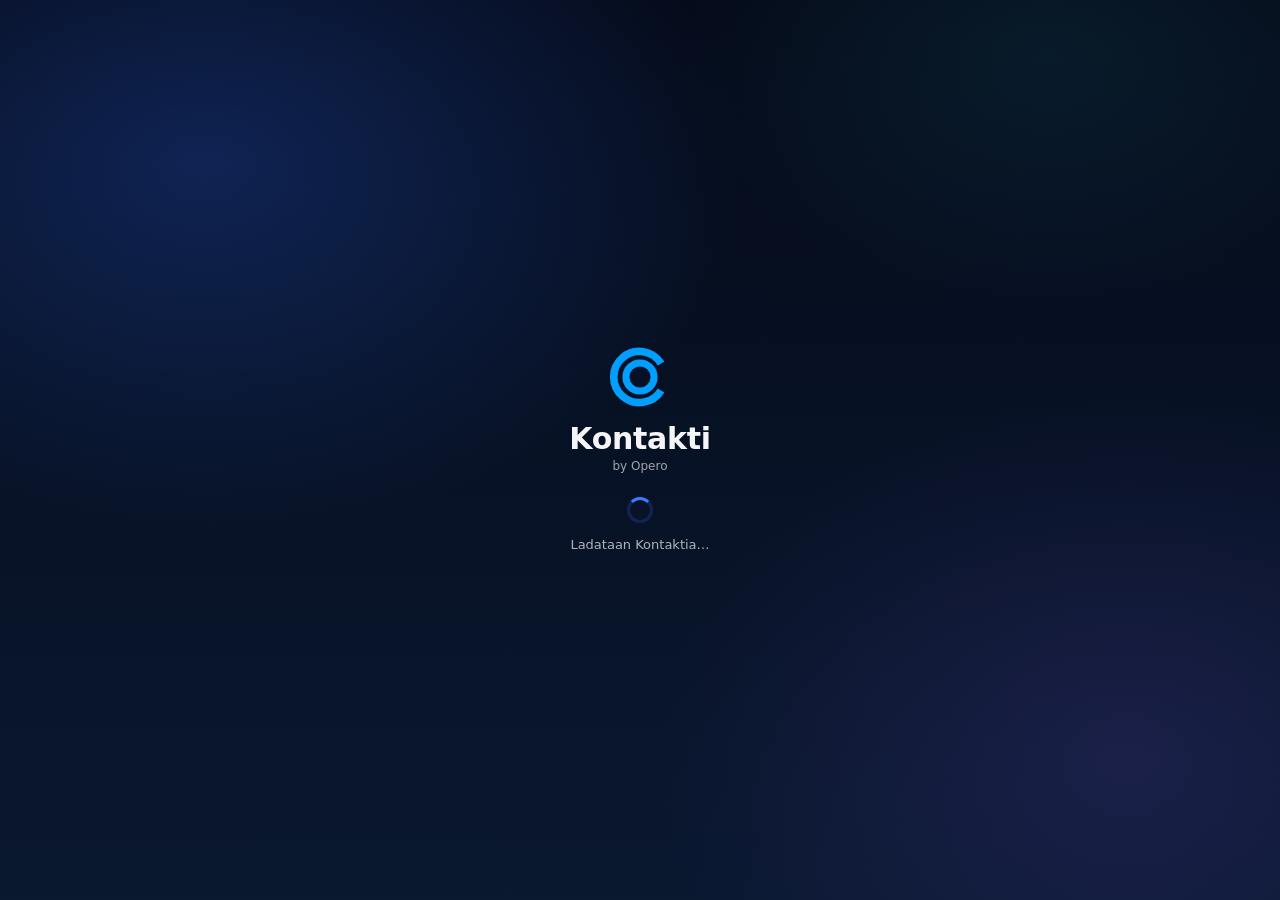
<file: index.html>
<!doctype html>
<html lang="fi">
<head>
  <meta charset="utf-8">
  <meta name="viewport" content="width=device-width,initial-scale=1,viewport-fit=cover">
  <meta name="theme-color" content="#071226">
  <meta http-equiv="refresh" content="0; url=./cloud-ui-v2.html">
  <title>Kontakti</title>
  <script>location.replace('./cloud-ui-v2.html');</script>
<link rel="icon" href="assets/brand/favicon.ico?v=20261015-co3" sizes="16x16 32x32 48x48"><link rel="icon" href="assets/brand/mark.svg?v=20261015-co3" type="image/svg+xml" sizes="any"><link rel="apple-touch-icon" href="assets/brand/icon-180.png?v=20261015-co3"></head>
<body style="margin:0;background:#071226;color:#eef4ff;font-family:system-ui,-apple-system,Segoe UI,Roboto,sans-serif;display:grid;place-items:center;min-height:100vh">
  <div>Avataan Kontakti… <a href="./cloud-ui-v2.html" style="color:#6ea8ff">avaa tästä</a></div>
</body>
</html>
</file>
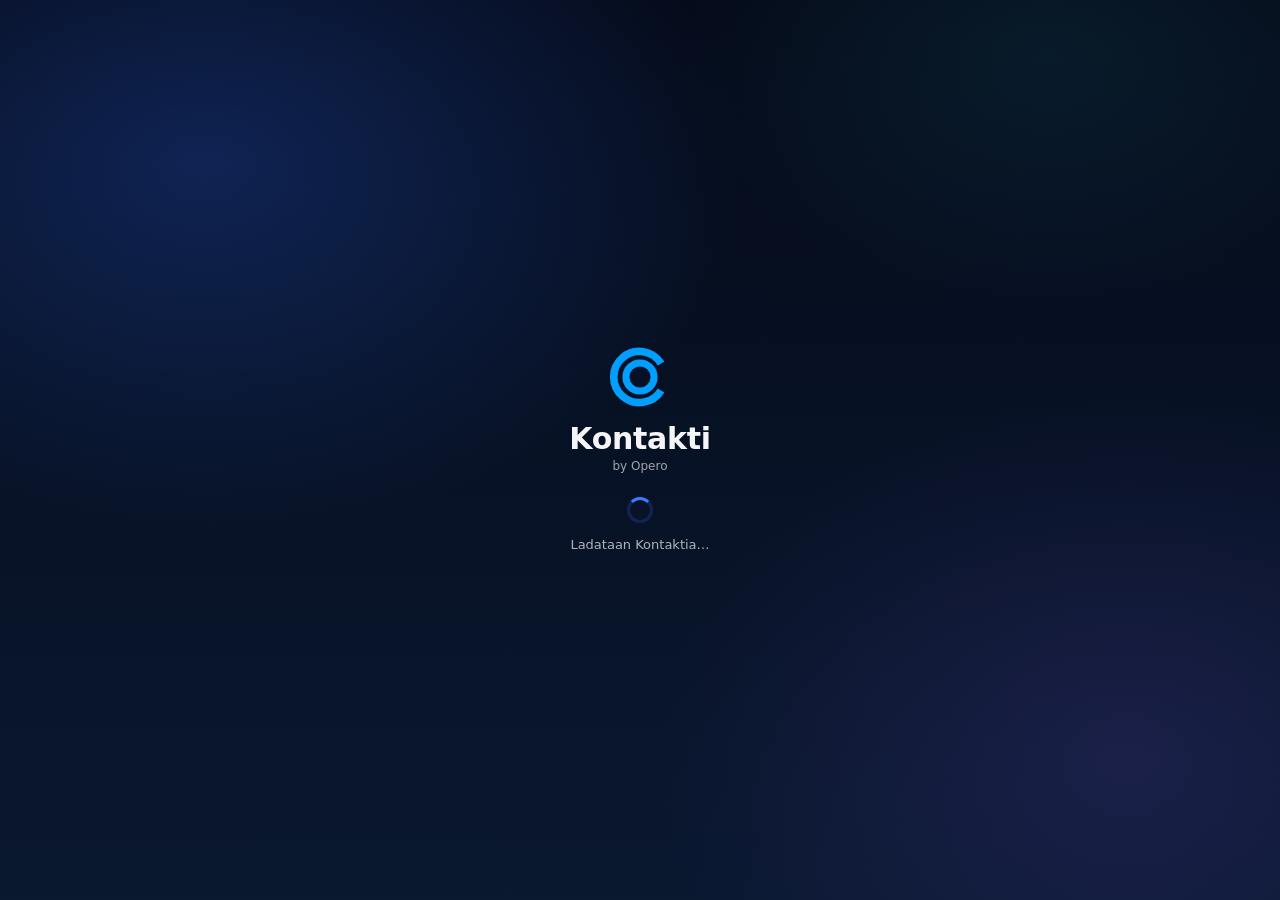
<file: cloud-ui-v2.html>
<!doctype html>
<html lang="fi" data-theme="dark">
<head>
<meta charset="utf-8">
<meta name="viewport" content="width=device-width,initial-scale=1,viewport-fit=cover">
<meta name="theme-color" content="#071226">
<title>Kontakti Mobile</title>
<link rel="stylesheet" href="./ajo-kulut.css">
<style>
:root{
  --bg0:#071226;--bg1:#091a35;--solid:#0a1731;--panel:rgba(255,255,255,.045);--stroke:rgba(255,255,255,.13);
  --text:rgba(255,255,255,.95);--muted:rgba(255,255,255,.62);--tint:255,255,255;
  --ok-rgb:38,208,124;--danger-rgb:255,92,108;--warn-rgb:255,204,102;--amber-rgb:255,159,67;--brand-rgb:45,107,255;--prio-rgb:167,139,250;
  --call-bg:#178a51;--call-bg-active:#127543;
  --shadow:0 12px 32px rgba(0,0,0,.30);
  --sans:system-ui,-apple-system,"Segoe UI",Roboto,Helvetica,Arial,sans-serif;
}
:root[data-theme="light"]{
  --bg0:#eef2fa;--bg1:#e3eaf6;--solid:#e8eef8;--panel:rgba(24,46,90,.045);--stroke:rgba(24,46,90,.15);
  --text:rgba(16,26,46,.94);--muted:rgba(30,46,76,.62);--tint:24,46,90;
  --ok-rgb:18,150,88;--danger-rgb:210,50,70;--warn-rgb:176,112,20;--amber-rgb:196,110,20;--brand-rgb:37,99,235;--prio-rgb:124,58,237;
  --shadow:0 12px 32px rgba(30,50,90,.10);
}
*{box-sizing:border-box;-webkit-tap-highlight-color:transparent}
html,body{min-height:100%}
body{margin:0;font-family:var(--sans);color:var(--text);font-weight:400;
  background:radial-gradient(700px 480px at 20% 0%, rgba(var(--brand-rgb),.16), transparent 60%),linear-gradient(180deg,var(--bg0),var(--bg1));
  background-attachment:fixed;min-height:100dvh}
body.detail-open{overflow:hidden}
button{font-family:inherit}
.app{max-width:520px;margin:0 auto;padding:0 12px calc(24px + env(safe-area-inset-bottom))}

/* Header */
.hdr{display:flex;align-items:center;justify-content:space-between;gap:10px;padding:12px 0 8px}
.brand{display:flex;align-items:center;gap:9px;min-width:0}
.brand img{width:34px;height:34px;flex:0 0 34px;display:block}
.brand-name{font-size:19px;font-weight:620;line-height:1.1}
.brand-sub{font-size:11.5px;color:var(--muted);margin-top:1px}
.hdr-actions{display:flex;align-items:center;gap:2px}
.lang{appearance:none;background:none;border:none;cursor:pointer;min-width:36px;min-height:44px;padding:0 6px;display:inline-flex;align-items:center;justify-content:center;opacity:.42;border-radius:10px;transition:opacity .15s ease}
.lang svg{width:22px;height:15px;display:block;border-radius:2px;box-shadow:0 0 0 1px rgba(var(--tint),.18)}
.lang.active{opacity:1}
.lang:active{background:rgba(var(--tint),.06)}
.icon-btn{appearance:none;border:1px solid var(--stroke);background:rgba(var(--tint),.04);color:var(--text);border-radius:12px;width:44px;height:44px;flex:0 0 44px;display:inline-flex;align-items:center;justify-content:center;font-size:18px;cursor:pointer;margin-left:4px}
.icon-btn:active{background:rgba(var(--tint),.09)}
.icon-btn.spin span{display:inline-block;animation:spin .9s linear infinite}
@keyframes spin{to{transform:rotate(360deg)}}

/* Sticky controls */
.controls{position:sticky;top:0;z-index:10;margin:0 -12px;padding:6px 12px 8px;background:var(--bg0);border-bottom:1px solid var(--stroke)}
.controls::before{content:"";position:absolute;inset:0;background:var(--bg0);opacity:.88;z-index:-1}
.tabs{display:grid;grid-template-columns:1fr 1fr;gap:8px}
.tab{appearance:none;border:1px solid var(--stroke);background:rgba(var(--tint),.03);color:var(--muted);border-radius:13px;min-height:44px;padding:0 10px;font-size:14.5px;font-weight:540;cursor:pointer;display:flex;align-items:center;justify-content:center;gap:7px}
.tab.active{color:var(--text);background:rgba(var(--brand-rgb),.15);border-color:rgba(var(--brand-rgb),.45)}
.tab .count{font-size:11.5px;font-weight:550;min-width:22px;padding:1px 7px;border-radius:999px;background:rgba(var(--tint),.08);color:var(--text)}
.tab .count:empty{display:none}
.cust-controls{margin-top:8px}
.cust-controls[hidden]{display:none}
.search{position:relative}
.search input{width:100%;min-height:44px;border-radius:999px;border:1px solid var(--stroke);background:rgba(var(--tint),.05);color:var(--text);padding:0 40px 0 16px;font-size:16px;outline:none;font-family:inherit;-webkit-appearance:none;appearance:none}
.search input::placeholder{color:var(--muted)}
.search input:focus{border-color:rgba(var(--brand-rgb),.6)}
.search input::-webkit-search-cancel-button{display:none}
.search-clear{position:absolute;right:2px;top:0;width:44px;height:44px;border:none;background:none;color:var(--muted);font-size:20px;cursor:pointer}
.search-clear[hidden]{display:none}
.pills{display:flex;gap:6px;overflow-x:auto;margin-top:8px;scrollbar-width:none}
.pills::-webkit-scrollbar{display:none}
.pill{appearance:none;flex:0 0 auto;min-height:44px;padding:0 14px;border-radius:999px;border:1px solid var(--stroke);background:rgba(var(--tint),.03);color:var(--muted);font-size:13.5px;font-weight:520;cursor:pointer}
.pill.active{color:var(--text);background:rgba(var(--brand-rgb),.15);border-color:rgba(var(--brand-rgb),.45)}

/* List */
.list-meta{font-size:12px;color:var(--muted);margin:2px 2px 8px}
.list-meta:empty{display:none}
.list{margin-top:4px}
.status{font-size:12.5px;color:var(--muted);margin:4px 2px 8px}
.status:empty{display:none}
.status.err{color:rgb(var(--danger-rgb))}
.list{display:flex;flex-direction:column;gap:8px}
.empty{padding:28px 8px;text-align:center;color:var(--muted);font-size:14px}
.card{border:1px solid var(--stroke);background:linear-gradient(var(--panel),var(--panel)) var(--solid);border-radius:16px;padding:11px 12px;cursor:pointer;outline:none}
.card:active{background:rgba(var(--tint),.07)}
.card:focus-visible{border-color:rgba(var(--brand-rgb),.6)}
.card-top{display:flex;align-items:flex-start;gap:8px}
.dot{width:9px;height:9px;border-radius:50%;flex:0 0 9px;margin-top:6px}
.dot.green{background:rgb(var(--ok-rgb))}.dot.yellow{background:rgb(var(--warn-rgb))}.dot.orange{background:rgb(var(--amber-rgb))}.dot.red{background:rgb(var(--danger-rgb))}.dot.gray{background:rgba(var(--tint),.3)}
.card-name{flex:1;min-width:0;font-size:15px;font-weight:560;line-height:1.3;overflow-wrap:anywhere}
.chip-prio{flex:0 0 auto;display:inline-flex;align-items:center;gap:4px;font-size:11px;font-weight:550;line-height:1;padding:4px 8px;border-radius:999px;color:rgb(var(--prio-rgb));background:rgba(var(--prio-rgb),.12);border:1px solid rgba(var(--prio-rgb),.40)}
.chip-prio::before{content:"";width:6px;height:6px;border-radius:50%;background:currentColor}
.chip-prio[hidden]{display:none}
.card-line{margin:3px 0 0 17px;font-size:12.5px;color:var(--muted);line-height:1.4;overflow-wrap:anywhere}
.sep{opacity:.55;margin:0 2px}
.due-bad{color:rgb(var(--danger-rgb))}
.due-today{color:rgb(var(--ok-rgb))}
.qa{display:grid;grid-template-columns:repeat(3,minmax(0,1fr));gap:6px;margin-top:9px}
.qa button{appearance:none;min-height:44px;border-radius:11px;padding:0 4px;font-size:12.5px;font-weight:550;cursor:pointer;line-height:1.15;white-space:nowrap;overflow:hidden;text-overflow:ellipsis}
.qa button:active{transform:scale(.97)}
.qa button:disabled{opacity:.5}
.qa .qa-ok{color:rgb(var(--ok-rgb));background:rgba(var(--ok-rgb),.07);border:1px solid rgba(var(--ok-rgb),.32)}
.qa .qa-miss{color:rgb(var(--danger-rgb));background:rgba(var(--danger-rgb),.07);border:1px solid rgba(var(--danger-rgb),.30)}
.qa.card-qa .qa-call{grid-column:auto;display:flex;align-items:center;justify-content:center;min-height:44px;border-radius:11px;padding:0 4px;font-size:12.5px;font-weight:600;text-decoration:none;white-space:nowrap;color:var(--text);background:rgba(var(--brand-rgb),.16);border:1px solid rgba(var(--brand-rgb),.45)}
.qa.card-qa .qa-call:disabled{opacity:.45}
.qa.card-qa .qa-snooze{grid-column:1/-1;min-height:38px}
.qa .qa-snooze{color:rgb(var(--warn-rgb));background:rgba(var(--warn-rgb),.07);border:1px solid rgba(var(--warn-rgb),.30)}
.list-foot{display:flex;flex-direction:column;align-items:center;gap:8px;margin-top:12px}
.list-foot[hidden]{display:none}
.list-count{font-size:12.5px;color:var(--muted)}
.more-btn{appearance:none;min-height:44px;padding:0 22px;border-radius:999px;border:1px solid rgba(var(--brand-rgb),.40);background:rgba(var(--brand-rgb),.08);color:var(--text);font-size:14px;font-weight:540;cursor:pointer}
.more-btn:active{background:rgba(var(--brand-rgb),.16)}
.more-btn[hidden]{display:none}
.foot{margin-top:22px;text-align:center;font-size:12px;color:var(--muted);display:flex;align-items:center;justify-content:center;gap:4px;flex-wrap:wrap}
.foot[hidden]{display:none}
.linkbtn{appearance:none;background:none;border:none;color:var(--muted);text-decoration:underline;font-size:12px;cursor:pointer;min-height:44px;padding:0 6px}

/* Detail */
.detail{position:fixed;inset:0;z-index:40;overflow-y:auto;-webkit-overflow-scrolling:touch;overscroll-behavior:contain;background:radial-gradient(700px 480px at 20% 0%, rgba(var(--brand-rgb),.12), transparent 60%),linear-gradient(180deg,var(--bg0),var(--bg1))}
.detail[hidden]{display:none}
.detail-inner{max-width:520px;margin:0 auto;padding:0 12px calc(120px + env(safe-area-inset-bottom))}
.detail-bar{position:sticky;top:0;z-index:5;display:flex;align-items:flex-start;gap:10px;margin:0 -12px;padding:8px 12px}
.detail-bar::before{content:"";position:absolute;inset:0;background:var(--bg0);z-index:-1}
.detail-bar .icon-btn{margin-left:0}
.detail-title{flex:1;min-width:0;padding-top:3px}
.detail-title h1{margin:0;font-size:19px;font-weight:620;line-height:1.25;overflow-wrap:anywhere}
.detail-title .chip-prio{margin-top:5px}
.dstack{display:flex;flex-direction:column;gap:10px;margin-top:4px}
.stats{display:grid;grid-template-columns:repeat(3,minmax(0,1fr));gap:6px}
.stat{border:1px solid var(--stroke);background:linear-gradient(var(--panel),var(--panel)) var(--solid);border-radius:12px;padding:8px 9px;min-width:0}
.stat-l{font-size:10.5px;text-transform:uppercase;letter-spacing:.03em;color:var(--muted);white-space:nowrap;overflow:hidden;text-overflow:ellipsis}
.stat-v{font-size:14px;font-weight:560;margin-top:3px;display:flex;align-items:center;gap:5px;overflow-wrap:anywhere}
.stat-v .dot{margin-top:0;width:8px;height:8px;flex-basis:8px}
.stat-s{font-size:11.5px;color:var(--muted);margin-top:2px;overflow-wrap:anywhere}
.prev{border:1px solid rgba(var(--brand-rgb),.32);background:rgba(var(--brand-rgb),.07);border-radius:14px;padding:10px 12px}
.prev-head{display:flex;justify-content:space-between;align-items:baseline;gap:8px}
.prev-label{font-size:10.5px;text-transform:uppercase;letter-spacing:.04em;color:var(--muted);font-weight:500}
.prev-date{font-size:12.5px;color:var(--muted);white-space:nowrap}
.prev-body{margin-top:6px;font-size:14px;line-height:1.45;overflow-wrap:anywhere;white-space:pre-wrap}
.prev-body.collapsed{max-height:8.7em;overflow:hidden;-webkit-mask-image:linear-gradient(180deg,#000 70%,transparent);mask-image:linear-gradient(180deg,#000 70%,transparent)}
.prev-purch{margin-top:6px}
.prev-k{font-size:12px;color:var(--muted);font-weight:500}
.prev-none{margin-top:4px;font-size:13.5px;color:var(--muted)}
.tags{display:flex;gap:5px;flex-wrap:wrap;margin-top:8px}
.tags:empty{display:none}
.tag{font-size:11.5px;font-weight:500;padding:3px 8px;border-radius:999px;border:1px solid var(--stroke);background:rgba(var(--tint),.05);color:var(--text)}
.tag.ok{border-color:rgba(var(--ok-rgb),.35);background:rgba(var(--ok-rgb),.10)}
.more{appearance:none;background:none;border:none;color:rgb(var(--brand-rgb));font-size:13px;font-weight:550;padding:0;margin-top:0;min-height:44px;cursor:pointer}
.more[hidden]{display:none}
.call{display:flex;align-items:center;justify-content:center;gap:12px;min-height:56px;border-radius:15px;background:var(--call-bg);color:#fff;text-decoration:none;padding:8px 14px;box-shadow:0 8px 20px rgba(0,0,0,.18)}
.call:active{background:var(--call-bg-active)}
.call svg{width:22px;height:22px;flex:0 0 22px}
.call-txt{display:flex;flex-direction:column;align-items:flex-start;min-width:0}
.call-txt b{font-size:17px;font-weight:620;line-height:1.15}
.call-txt small{font-size:12.5px;opacity:.88;overflow-wrap:anywhere}
.call.disabled{background:rgba(var(--tint),.06);color:var(--muted);box-shadow:none;pointer-events:none;border:1px solid var(--stroke)}
.sec2{display:grid;grid-template-columns:1fr 1fr;gap:8px}
.sec{display:flex;align-items:center;justify-content:center;min-height:44px;border-radius:12px;border:1px solid var(--stroke);background:rgba(var(--tint),.04);color:var(--text);text-decoration:none;font-size:14px;font-weight:520;padding:0 8px;text-align:center}
.sec:active{background:rgba(var(--tint),.09)}
.sec.disabled{opacity:.4;pointer-events:none}
.box{border:1px solid var(--stroke);background:linear-gradient(var(--panel),var(--panel)) var(--solid);border-radius:14px;padding:12px}
.box-title{font-size:13.5px;font-weight:580;margin-bottom:10px}
.sub-label{font-size:11.5px;color:var(--muted);margin-bottom:6px}
.box .qa{margin-top:0;margin-bottom:12px}
.field{display:flex;flex-direction:column;gap:5px;margin-bottom:10px}
.field label{font-size:12px;color:var(--muted)}
.field input,.field textarea,.field select{width:100%;min-height:44px;border-radius:12px;border:1px solid var(--stroke);background:rgba(var(--tint),.05);color:var(--text);padding:10px 12px;font-size:16px;font-family:inherit;outline:none}
.field input:focus,.field textarea:focus,.field select:focus{border-color:rgba(var(--brand-rgb),.6)}
.field textarea{min-height:76px;resize:vertical;line-height:1.4}
.field select option{background:var(--solid);color:var(--text)}
.grid2{display:grid;grid-template-columns:minmax(0,1fr) minmax(0,1fr);gap:8px}
.grid2 .field{margin-bottom:10px}
.form-err{font-size:13px;color:rgb(var(--danger-rgb));margin:0 0 10px}
.form-err[hidden]{display:none}
.btn{appearance:none;width:100%;min-height:48px;border-radius:13px;border:1px solid var(--stroke);background:rgba(var(--tint),.05);color:var(--text);font-size:15px;font-weight:580;cursor:pointer}
.btn.primary{background:linear-gradient(180deg,rgba(51,112,255,.98),rgba(31,79,214,.98));border-color:rgba(var(--brand-rgb),.5);color:#fff}
.btn.primary:active{background:linear-gradient(180deg,rgba(38,90,224,1),rgba(24,62,170,1))}
.btn:disabled{opacity:.6}
.kv{display:flex;justify-content:space-between;align-items:flex-start;gap:12px;padding:9px 0;border-top:1px solid rgba(var(--tint),.08)}
.kv:first-child{border-top:none;padding-top:0}
.kv-l{font-size:12px;color:var(--muted);flex:0 0 auto;max-width:48%}
.kv-v{font-size:14px;text-align:right;overflow-wrap:anywhere;min-width:0}
.kv-v a{color:var(--text);text-decoration:none;border-bottom:1px dotted rgba(var(--tint),.35)}
details.box>summary{list-style:none;cursor:pointer;display:flex;justify-content:space-between;align-items:center;min-height:24px;font-size:13.5px;font-weight:580}
details.box>summary::-webkit-details-marker{display:none}
details.box>summary::after{content:"▾";color:var(--muted);transition:transform .15s ease}
details.box[open]>summary::after{transform:rotate(180deg)}
.hist-item{border-top:1px solid rgba(var(--tint),.08);padding:10px 0 2px;margin-top:8px}
.hist-date{font-size:12px;color:var(--muted);font-weight:500}
.hist-text{font-size:13.5px;line-height:1.45;margin-top:5px;white-space:pre-wrap;overflow-wrap:anywhere}
.hist-text b{font-weight:560;color:var(--muted)}

/* Next-customer bar */
.nextbar{position:fixed;left:0;right:0;bottom:0;z-index:60;background:var(--solid);border-top:1px solid var(--stroke);box-shadow:0 -12px 32px rgba(0,0,0,.35);padding:12px 12px calc(12px + env(safe-area-inset-bottom))}
.nextbar[hidden]{display:none}
.nextbar-inner{max-width:520px;margin:0 auto}
.nb-msg{font-size:14px;font-weight:580;color:rgb(var(--ok-rgb))}
.nb-sub{font-size:13px;color:var(--muted);margin-top:3px;overflow-wrap:anywhere}
.nb-sub b{color:var(--text);font-weight:560}
.nb-actions{display:grid;grid-template-columns:minmax(0,1fr) minmax(0,1.35fr);gap:8px;margin-top:10px}
.nb-actions.single{grid-template-columns:1fr}

.toast{position:fixed;left:50%;bottom:calc(22px + env(safe-area-inset-bottom));transform:translateX(-50%);max-width:calc(100vw - 32px);background:rgba(0,0,0,.78);border:1px solid rgba(255,255,255,.16);color:#fff;padding:10px 16px;border-radius:999px;font-weight:550;font-size:13.5px;box-shadow:0 14px 30px rgba(0,0,0,.4);z-index:200;text-align:center}
.toast[hidden]{display:none}
.toast.lifted{bottom:calc(150px + env(safe-area-inset-bottom))}

/* Käynnistyksen latausnäkymä: peittää sovelluksen kunnes data on haettu ja ensimmäinen render tehty */
body.booting>*:not(#splash){visibility:hidden}
.splash{position:fixed;inset:0;z-index:10000;display:flex;align-items:center;justify-content:center;
  padding:calc(24px + env(safe-area-inset-top)) calc(24px + env(safe-area-inset-right)) calc(24px + env(safe-area-inset-bottom)) calc(24px + env(safe-area-inset-left));
  color:rgba(255,255,255,.96);font-family:system-ui,-apple-system,"Segoe UI",Roboto,Helvetica,Arial,sans-serif;
  background:
    radial-gradient(900px 620px at 16% 18%, rgba(45,107,255,.24), transparent 60%),
    radial-gradient(760px 580px at 88% 84%, rgba(130,92,246,.14), transparent 62%),
    radial-gradient(620px 420px at 82% 6%, rgba(45,210,220,.08), transparent 60%),
    linear-gradient(180deg,#050b1a,#0a1830);
  opacity:1;transition:opacity .22s ease}
.splash[hidden]{display:none}
.splash.hide{opacity:0;pointer-events:none}
.splash-inner{width:min(340px,100%);display:flex;flex-direction:column;align-items:center;text-align:center;gap:14px}
.splash-logo{width:64px;height:64px;display:block;object-fit:contain}
.splash-title{font-size:30px;font-weight:720;line-height:1.05;letter-spacing:-.01em}
.splash-sub{font-size:12px;color:rgba(255,255,255,.62);margin-top:4px}
.splash-spinner{width:26px;height:26px;margin-top:10px;border-radius:50%;border:3px solid rgba(45,107,255,.22);border-top-color:#3d7bff;animation:splash-spin .9s linear infinite}
@keyframes splash-spin{to{transform:rotate(360deg)}}
.splash-status{font-size:13px;color:rgba(255,255,255,.68);min-height:18px}
.splash-error{display:none;flex-direction:column;align-items:center;gap:10px;margin-top:6px}
.splash.is-error .splash-spinner,.splash.is-error .splash-status{display:none}
.splash.is-error .splash-error{display:flex}
.splash-err-title{font-size:16px;font-weight:620}
.splash-err-msg{font-size:13.5px;line-height:1.45;color:rgba(255,255,255,.8);overflow-wrap:anywhere}
.splash-err-detail{font-size:11.5px;line-height:1.4;color:rgba(255,255,255,.5);overflow-wrap:anywhere}
.splash-err-detail:empty{display:none}
.splash-retry{appearance:none;min-height:44px;padding:0 22px;border-radius:13px;border:1px solid rgba(45,107,255,.5);background:linear-gradient(180deg,rgba(51,112,255,.98),rgba(31,79,214,.98));color:#fff;font:inherit;font-size:14.5px;font-weight:600;cursor:pointer;margin-top:4px}
.splash-retry:disabled{opacity:.6;cursor:default}
.splash-err-hint{font-size:12px;color:rgba(255,255,255,.55)}
@media (prefers-reduced-motion:reduce){.splash-spinner{animation-duration:2.4s}.splash{transition:none}}
.hist-del{appearance:none;background:none;border:0;color:var(--muted);font:inherit;font-size:12.5px;font-weight:500;min-height:40px;min-width:48px;padding:0 10px;margin:2px 0 0 -10px;border-radius:10px;cursor:pointer}
.hist-del:active,.hist-del:focus-visible{color:rgb(var(--danger-rgb));background:rgba(var(--danger-rgb),.08)}
.btn.danger{background:rgba(var(--danger-rgb),.14);border-color:rgba(var(--danger-rgb),.45);color:rgb(var(--danger-rgb))}
.mback{position:fixed;inset:0;z-index:80;background:rgba(0,0,0,.55);display:flex;align-items:flex-end;justify-content:center;padding:16px calc(16px + env(safe-area-inset-right)) calc(16px + env(safe-area-inset-bottom)) calc(16px + env(safe-area-inset-left))}
.mbox{width:min(440px,100%);background:var(--solid);border:1px solid var(--stroke);border-radius:18px;box-shadow:var(--shadow);padding:18px;display:flex;flex-direction:column;gap:10px}
.mtitle{font-size:16px;font-weight:620}
.mtext{font-size:14px;line-height:1.5;color:var(--muted)}
.mactions{display:grid;grid-template-columns:1fr 1fr;gap:10px;margin-top:6px}
.mbox textarea{width:100%;min-height:120px;resize:vertical;border-radius:12px;border:1px solid var(--stroke);background:rgba(var(--tint),.04);color:var(--text);font:inherit;font-size:16px;line-height:1.45;padding:10px 12px}
.msub{font-size:12.5px;color:var(--muted)}
:root{color-scheme:dark} :root[data-theme="light"]{color-scheme:light}
.mbox input{width:100%;min-height:44px;border-radius:12px;border:1px solid var(--stroke);background:rgba(var(--tint),.04);color:var(--text);font:inherit;font-size:16px;padding:0 12px}
.mlabel{font-size:12.5px;color:var(--muted);margin-bottom:-4px}
.edit-latest{appearance:none;background:none;border:0;color:var(--muted);font:inherit;font-size:12.5px;font-weight:500;min-height:40px;padding:0 10px;margin:2px 0 0 -10px;border-radius:10px;cursor:pointer}
.edit-links{display:flex;flex-wrap:wrap;gap:0 6px;margin:2px 0 0 -10px}
.edit-links .edit-latest{margin:0}
.edit-latest:active,.edit-latest:focus-visible{color:var(--text);background:rgba(var(--tint),.06)}
.tomorrow-group{margin-top:24px;border-top:1px solid var(--stroke);padding-top:16px}.tomorrow-group h2{font-size:14px;color:var(--muted);margin:0 0 12px}.card.tomorrow-preview{opacity:.62}.card.tomorrow-preview:focus,.card.tomorrow-preview:hover{opacity:.85}
</style>
<link rel="icon" href="assets/brand/favicon.ico?v=20261015-co3" sizes="16x16 32x32 48x48"><link rel="icon" href="assets/brand/mark.svg?v=20261015-co3" type="image/svg+xml" sizes="any"><link rel="apple-touch-icon" href="assets/brand/icon-180.png?v=20261015-co3"></head>
<body class="booting">
<div class="splash" id="splash" role="status" aria-live="polite">
  <div class="splash-inner">
    <img class="splash-logo" alt="Opero" src="[data-uri]">
    <div><div class="splash-title">Kontakti</div><div class="splash-sub">by Opero</div></div>
    <div class="splash-spinner" aria-hidden="true"></div>
    <div class="splash-status" id="splashStatus">Ladataan Kontaktia…</div>
    <div class="splash-error" id="splashError" role="alert">
      <div class="splash-err-title" id="splashErrTitle"></div>
      <div class="splash-err-msg" id="splashErrMsg"></div>
      <div class="splash-err-detail" id="splashErrDetail"></div>
      <button type="button" class="splash-retry" id="splashRetry"></button>
      <div class="splash-err-hint" id="splashErrHint"></div>
    </div>
  </div>
</div>
<script>
// Splash näkyy heti HTML:n jäsennyksessä, ennen moduuliskriptiä. Minimiaika mitataan tästä hetkestä.
window.__splashT0=performance.now();
try{ if(localStorage.getItem('kontakti_v5_lang')==='en') document.getElementById('splashStatus').textContent='Loading Kontakti…'; }catch(e){}
</script>
<div class="app" id="app">
  <header class="hdr">
    <div class="brand">
      <img alt="Opero" src="[data-uri]">
      <div>
        <div class="brand-name">Kontakti</div>
        <div class="brand-sub" data-i18n="byOpero">by Opero</div>
      </div>
    </div>
    <div class="hdr-actions">
      <button type="button" class="lang" data-lang="fi" aria-label="Suomi"><svg viewBox="0 0 18 11" aria-hidden="true"><rect width="18" height="11" fill="#fff"/><rect x="5" width="3" height="11" fill="#003580"/><rect y="4" width="18" height="3" fill="#003580"/></svg></button>
      <button type="button" class="lang" data-lang="en" aria-label="English"><svg viewBox="0 0 60 30" aria-hidden="true"><clipPath id="ukS"><path d="M0,0 v30 h60 v-30 z"/></clipPath><clipPath id="ukT"><path d="M30,15 h30 v15 z v15 h-30 z h-30 v-15 z v-15 h30 z"/></clipPath><g clip-path="url(#ukS)"><path d="M0,0 v30 h60 v-30 z" fill="#012169"/><path d="M0,0 L60,30 M60,0 L0,30" stroke="#fff" stroke-width="6"/><path d="M0,0 L60,30 M60,0 L0,30" clip-path="url(#ukT)" stroke="#C8102E" stroke-width="4"/><path d="M30,0 v30 M0,15 h60" stroke="#fff" stroke-width="10"/><path d="M30,0 v30 M0,15 h60" stroke="#C8102E" stroke-width="6"/></g></svg></button>
      <button class="icon-btn" id="btnRefresh" type="button" data-i18n-aria="refresh" aria-label="Päivitä"><span>↻</span></button>
    </div>
  </header>

  <div class="controls">
    <nav class="tabs">
      <button class="tab active" data-view="today" type="button"><span data-i18n="callToday">Soita tänään</span><span class="count" id="countToday"></span></button>
      <button class="tab" data-view="customers" type="button"><span data-i18n="customers">Asiakkaat</span><span class="count" id="countCustomers"></span></button>
      <button class="tab" data-view="ajo" type="button"><span class="ajo-tab-label">Ajo ja kulut</span></button>
    </nav>
    <div class="cust-controls" id="custControls" hidden>
      <div class="search">
        <input id="search" type="search" inputmode="search" autocomplete="off" autocorrect="off" spellcheck="false" data-i18n-ph="searchPlaceholder" placeholder="Hae asiakasta…">
        <button type="button" class="search-clear" id="searchClear" aria-label="×" hidden>×</button>
      </div>
      <div class="pills">
        <button class="pill" data-f="overdue" type="button" data-i18n="overdue">Erääntyneet</button>
        <button class="pill" data-f="today" type="button" data-i18n="dueToday">Tänään</button>
        <button class="pill" data-f="next7" type="button" data-i18n="next7">7 pv</button>
        <button class="pill" data-f="priority" type="button" data-i18n="priority">Priority</button>
      </div>
    </div>
  </div>

  <div class="status" id="status"></div>
  <div class="list-meta" id="listMeta"></div>
  <div id="list" class="list"></div>
  <section id="ajoApp" class="ajo-app" hidden aria-label="Ajo ja kulut"></section>
  <div class="list-foot" id="listFoot" hidden>
    <div class="list-count" id="listCount"></div>
    <button type="button" class="more-btn" id="btnMore" data-i18n="loadMore">Lataa 10 lisää</button>
  </div>
  <footer class="foot" id="foot" hidden><span id="userEmail"></span><button type="button" class="linkbtn" id="btnSignOut" data-i18n="signOut">Kirjaudu ulos</button></footer>
</div>

<div class="detail" id="detail" hidden>
  <div class="detail-inner">
    <div class="detail-bar">
      <button class="icon-btn" id="btnBack" type="button" data-i18n-aria="back" aria-label="Takaisin">←</button>
      <div class="detail-title">
        <h1 id="dName"></h1>
        <span class="chip-prio" id="dPrio" hidden></span>
      </div>
    </div>
    <div class="dstack" id="dBody"></div>
  </div>
</div>

<div class="nextbar" id="nextBar" hidden><div class="nextbar-inner" id="nextBarInner"></div></div>
<div class="toast" id="toast" hidden></div>

<script type="module">
import{createClient}from'https://esm.sh/@supabase/supabase-js@2.117.2';
import{createAjoKulut}from'./ajo-kulut.js';
const sb=createClient('https://miahuckcphquawobehtk.supabase.co','sb_publishable_tY1y97VnFfhXyKJ_9XCNGw_-rEq2pLx');
const $=id=>document.getElementById(id);
const DESKTOP_LOGIN='https://kontakti.opero.fi/';
const SOURCE='mobile-cloud-ui-v2';
const PAGE_SIZE=500;      // Supabase-haun sivukoko
const RENDER_BATCH=10;    // montako korttia näytetään kerrallaan; lisää vain käyttäjän napista

let user=null,ws=null,cs=[],ns=[],loaded=false,loading=false;
let notesByCustomer=new Map(),searchIndex=new Map();
let view='today',search='',quickFilter='';
let listItems=[],renderedCount=0;
let detailId=null,detailFromToday=false,callQueue=[];
const ajoKulut=createAjoKulut({sb,getWorkspace:()=>workspace(),getUser:()=>user,getCustomers:()=>cs});

// localStorage vain käyttöliittymäasetuksiin (kieli, teema) - samat avaimet kuin desktopissa.
const LS_LANG='kontakti_v5_lang', LS_THEME='kontakti_theme';
const lsGet=k=>{ try{ return localStorage.getItem(k); }catch(e){ return null; } };
const lsSet=(k,v)=>{ try{ localStorage.setItem(k,v); }catch(e){} };
let LANG=lsGet(LS_LANG)==='en'?'en':'fi';

const TRANSLATIONS={
  fi:{
    byOpero:'by Opero', callToday:'Soita tänään', customers:'Asiakkaat', refresh:'Päivitä', back:'Takaisin',
    searchPlaceholder:'Hae asiakasta…',
    overdue:'Erääntyneet', dueToday:'Tänään', next7:'7 pv', priority:'Priority',
    noContact:'Ei kontaktia', daysSuffix:'pv', overdueStatus:'erääntynyt', todayStatus:'tänään', noDate:'–',
    splashLoading:'Ladataan Kontaktia…', splashErrorTitle:'Kontakti ei latautunut', splashRetry:'Yritä uudelleen', splashErrorHint:'Jos ongelma jatkuu, päivitä sivu hetken päästä.',
    splashErrNetwork:'Yhteyttä palvelimeen ei saatu. Tarkista verkkoyhteys.', splashErrGeneric:'Tietojen lataaminen epäonnistui.',
    deleteNote:'Poista merkintä', deleteNoteTitle:'Poistetaanko tämä merkintä?', deleteNoteSales:'Merkintään liittyy {amount} myyntiä.', deleteNoteSalesEffect:'Poistaminen poistaa summan myös myyntiluvuista.',
    noteDeleted:'Merkintä poistettu', noteDeleteFailed:'Poisto epäonnistui: {msg}', noteDeleteNotApplied:'Merkintä ei poistunut. Tarkista käyttöoikeudet.',
    deleteShort:'Poista', cancelBtn:'Peruuta', deleting:'Poistetaan…',
    unnamed:'(Nimetön)', next:'Seuraava', lastContact:'Viime kontakti', salesYTD:'Myynti YTD',
    calledBtn:'✓ Soitettu', noAnswerBtn:'× Ei vastattu', tomorrowBtn:'→ Huomenna',
    calledToast:'Soitettu — seuraava 90 pv päästä', noAnswerToast:'Ei vastattu — uusi yritys huomenna', tomorrowToast:'Siirretty huomiselle',
    previousContact:'Edellinen kontakti', noPreviousEntries:'Ei aiempia merkintöjä.', showAll:'Näytä kaikki', showLess:'Näytä vähemmän',
    call:'Soita', noPhone:'Ei puhelinnumeroa', maps:'Maps', email:'Sähköposti',
    logContact:'Kirjaa kontakti', quickLog:'Pikakirjaus', note:'Muistiinpano', notePlaceholder:'Mitä sovittiin?',
    purchases:'Ostokset / tuotteet', purchasesShort:'Ostokset', purchasesPlaceholder:'Tilatut tuotteet…', sales:'Myynti €',
    nextAction:'Seuraava toimenpide', nextDate:'Seuraava päivä', save:'Tallenna', saving:'Tallennetaan…',
    saved:'✓ Tallennettu', logged:'✓ Kirjattu', writeNoteOrPurchases:'Kirjoita muistiinpano tai ostokset, tai muuta seuraavaa toimenpidettä tai päivää.', editLatest:'Muokkaa muistiinpanoa', editPurchase:'Muokkaa ostosta', editingPurchase:'Muokkaat ostosta päivältä {date}', purchaseUpdated:'Ostos päivitetty', purchaseEditEmpty:'Kirjoita ostokset tai summa. Koko merkinnän voi poistaa historiasta.', invalidAmount:'Tarkista summa (esim. 48 tai 48,50).', editingNote:'Muokataan merkintää {date}', saveChanges:'Tallenna muutokset', noteEmpty:'Muistiinpano ei voi olla tyhjä.', noteUpdated:'Muistiinpano päivitetty', noteUpdateNotApplied:'Muutos ei tallentunut. Tarkista käyttöoikeudet.', saveError:'Tallennus epäonnistui: {msg}',
    basicInfo:'Perustiedot', customerName:'Asiakkaan nimi', businessId:'Y-tunnus', ownerName:'Yrittäjä', contactPerson:'Yhteyshenkilö',
    phone:'Puhelin', contactPhone:'Yhteyshenkilön numero', contactEmail:'Yhteyshenkilön sähköposti',
    address:'Osoite', postalCode:'Postinumero', city:'Kaupunki', region:'Maakunta', country:'Maa',
    history:'Historia', noHistoryYet:'Ei historiatapahtumia vielä.', nextBadge:'Seuraava',
    nextCustomer:'Seuraava asiakas →', backToList:'Takaisin listaan', upNext:'Seuraavana:', callListDone:'Soittolista valmis.',
    loading:'Ladataan asiakkaita…', loadMore:'Lataa 10 lisää', showingCount:'Näytetään {shown} / {total}', genericError:'Virhe: {msg}',
    callListEmpty:'Ei soitettavia tänään.', noResults:'Ei hakutuloksia.', noCustomers:'Ei asiakkaita.',
    customersCount:'{n} asiakasta', filteredCount:'{shown} / {total} asiakasta', signOut:'Kirjaudu ulos'
  },
  en:{
    byOpero:'by Opero', callToday:'Call today', customers:'Customers', refresh:'Refresh', back:'Back',
    searchPlaceholder:'Search customers…',
    overdue:'Overdue', dueToday:'Today', next7:'7 days', priority:'Priority',
    noContact:'No contact', daysSuffix:'d', overdueStatus:'overdue', todayStatus:'today', noDate:'–',
    splashLoading:'Loading Kontakti…', splashErrorTitle:'Kontakti could not be loaded', splashRetry:'Try again', splashErrorHint:'If the problem continues, refresh the page in a moment.',
    splashErrNetwork:'Could not reach the server. Check your connection.', splashErrGeneric:'Loading data failed.',
    deleteNote:'Delete entry', deleteNoteTitle:'Delete this entry?', deleteNoteSales:'This entry includes {amount} in sales.', deleteNoteSalesEffect:'Deleting it will also remove the amount from sales totals.',
    noteDeleted:'Entry deleted', noteDeleteFailed:'Delete failed: {msg}', noteDeleteNotApplied:'The entry was not deleted. Check permissions.',
    deleteShort:'Delete', cancelBtn:'Cancel', deleting:'Deleting…',
    unnamed:'(Unnamed)', next:'Next', lastContact:'Last contact', salesYTD:'Sales YTD',
    calledBtn:'✓ Called', noAnswerBtn:'× No answer', tomorrowBtn:'→ Tomorrow',
    calledToast:'Called — next in 90 days', noAnswerToast:'No answer — next attempt tomorrow', tomorrowToast:'Postponed to tomorrow',
    previousContact:'Previous contact', noPreviousEntries:'No previous entries.', showAll:'Show all', showLess:'Show less',
    call:'Call', noPhone:'No phone number', maps:'Maps', email:'Email',
    logContact:'Log contact', quickLog:'Quick log', note:'Note', notePlaceholder:'What was agreed?',
    purchases:'Purchases / products', purchasesShort:'Purchases', purchasesPlaceholder:'Ordered products…', sales:'Sales €',
    nextAction:'Next action', nextDate:'Next date', save:'Save', saving:'Saving…',
    saved:'✓ Saved', logged:'✓ Logged', writeNoteOrPurchases:'Enter a note or purchases, or change the next action or date.', editLatest:'Edit note', editPurchase:'Edit purchase', editingPurchase:'Editing purchase from {date}', purchaseUpdated:'Purchase updated', purchaseEditEmpty:'Enter purchases or an amount. The whole entry can be deleted from the history.', invalidAmount:'Check the amount (e.g. 48 or 48.50).', editingNote:'Editing entry from {date}', saveChanges:'Save changes', noteEmpty:'The note cannot be empty.', noteUpdated:'Note updated', noteUpdateNotApplied:'The change was not saved. Check permissions.', saveError:'Saving failed: {msg}',
    basicInfo:'Customer details', customerName:'Customer name', businessId:'Business ID', ownerName:'Owner', contactPerson:'Contact person',
    phone:'Phone', contactPhone:'Contact phone', contactEmail:'Contact email',
    address:'Address', postalCode:'Postal code', city:'City', region:'Region', country:'Country',
    history:'History', noHistoryYet:'No entries yet.', nextBadge:'Next',
    nextCustomer:'Next customer →', backToList:'Back to list', upNext:'Up next:', callListDone:'Call list complete.',
    loading:'Loading customers…', loadMore:'Load 10 more', showingCount:'Showing {shown} / {total}', genericError:'Error: {msg}',
    callListEmpty:'Nothing to call today.', noResults:'No results.', noCustomers:'No customers.',
    customersCount:'{n} customers', filteredCount:'{shown} / {total} customers', signOut:'Sign out'
  }
};
function t(key,vars){
  let s=(TRANSLATIONS[LANG]&&TRANSLATIONS[LANG][key])??TRANSLATIONS.fi[key]??key;
  if(vars) Object.keys(vars).forEach(k=>{ s=s.replace(new RegExp('\\{'+k+'\\}','g'),vars[k]); });
  return s;
}
const ACTION_LABELS_EN={'Soitto':'Call','Tapaaminen':'Meeting','Tarjous':'Offer','Seuranta':'Follow-up','Sähköposti':'Email','Muu':'Other','Soitettu':'Called','Ei vastattu':'No answer'};
const actionLabel=v=>(!v?v:(LANG==='en'?(ACTION_LABELS_EN[v]||v):v));
const NEXT_ACTION_OPTIONS=['Soitto','Tapaaminen','Tarjous','Seuranta','Sähköposti','Muu'];

function applyTheme(){ document.documentElement.setAttribute('data-theme',lsGet(LS_THEME)==='light'?'light':'dark'); }
function applyStaticI18n(){
  document.querySelectorAll('[data-i18n]').forEach(el=>{ el.textContent=t(el.getAttribute('data-i18n')); });
  document.querySelectorAll('[data-i18n-ph]').forEach(el=>{ el.placeholder=t(el.getAttribute('data-i18n-ph')); });
  document.querySelectorAll('[data-i18n-aria]').forEach(el=>{ el.setAttribute('aria-label',t(el.getAttribute('data-i18n-aria'))); });
  document.documentElement.lang=LANG;
}
function updateLangUI(){ document.querySelectorAll('.lang').forEach(b=>b.classList.toggle('active',b.dataset.lang===LANG)); }

const esc=s=>String(s??'').replace(/[&<>"']/g,m=>({'&':'&amp;','<':'&lt;','>':'&gt;','"':'&quot;',"'":'&#39;'}[m]));
// Paikallinen (ei UTC) YYYY-MM-DD - toISOString() siirtäisi päivää Suomen aikavyöhykkeellä keskiyön tienoilla.
const localISODate=d=>`${d.getFullYear()}-${String(d.getMonth()+1).padStart(2,'0')}-${String(d.getDate()).padStart(2,'0')}`;
const todayISO=()=>localISODate(new Date());
const toFI=iso=>iso?new Date(iso+'T00:00:00').toLocaleDateString(LANG==='en'?'en-GB':'fi-FI'):t('noDate');
const addDaysISO=(iso,n)=>{const d=new Date((iso||todayISO())+'T00:00:00');d.setDate(d.getDate()+n);return localISODate(d)};
const daysBetween=(a,b)=>{if(!a||!b)return null;return Math.floor((new Date(b+'T00:00:00')-new Date(a+'T00:00:00'))/86400000)};
const parseNum=v=>{if(v===null||v===undefined||v==='')return 0;const n=Number(String(v).trim().replace(/\s/g,'').replace(',','.'));return Number.isFinite(n)?n:0};
const fmtMoney=n=>parseNum(n).toLocaleString(LANG==='en'?'en-GB':'fi-FI',{maximumFractionDigits:0});
function contactStatus(lastContact){
  const d=lastContact?daysBetween(lastContact,todayISO()):null;
  if(d===null) return {cls:'gray',text:t('noContact')};
  const text=d+' '+t('daysSuffix');
  return {cls:d<=30?'green':d<=60?'yellow':d<=90?'orange':'red',text};
}
function dueInfo(nextDate){
  if(!nextDate) return {cls:'',label:''};
  const t0=todayISO();
  if(nextDate<t0) return {cls:'due-bad',label:t('overdueStatus')};
  if(nextDate===t0) return {cls:'due-today',label:t('todayStatus')};
  return {cls:'',label:''};
}
const callNumber=c=>c.contact_phone||c.phone||'';
const telHref=num=>num?'tel:'+String(num).replace(/[^\d+]/g,''):'';
const emailAddress=c=>c.contact_email||c.email||'';
function mapsUrl(c){ const parts=[c.address,[c.postal_code,c.city].filter(Boolean).join(' '),c.region,c.country].filter(Boolean); return parts.length?'https://www.google.com/maps?q='+encodeURIComponent(parts.join(', ')):''; }

let toastT=null;
function toast(msg){ const el=$('toast'); el.textContent=msg; el.classList.toggle('lifted',!$('nextBar').hidden); el.hidden=false; clearTimeout(toastT); toastT=setTimeout(()=>{ el.hidden=true; },2000); }
function setStatus(msg,cls){ const el=$('status'); el.className='status'+(cls==='err'?' err':''); el.textContent=msg||''; }

// ── Auth / data ─────────────────────────────────────────────────────────
async function auth(){
  try{ const r=await sb.auth.getUser(); user=r.data?.user||null; }
  catch(e){ user=null; }
  return user;
}
async function workspace(){
  if(ws) return ws;
  if(!await auth()) throw Error('no-session');
  const r=await sb.from('kontakti_workspaces').select('*').limit(1);
  if(r.error) throw r.error;
  if(r.data?.length){ ws=r.data[0]; }
  else{
    // Säilytetty v1:n käytös: luo työtila jos sitä ei löydy.
    const n=await sb.from('kontakti_workspaces').insert({name:'Kontakti',owner_id:user.id}).select().single();
    if(n.error) throw n.error;
    ws=n.data;
  }
  return ws;
}
// Sivutettu haku ilman kiinteää ylärajaa. Järjestetään id:n mukaan, jotta sivut ovat stabiileja
// (priority/next_date eivät ole uniikkeja -> sivujen väliin voisi jäädä tai tuplautua rivejä).
// Edetään palautetun sivun todellisen koon mukaan ja lopetetaan tyhjään sivuun: näin haku toimii
// oikein myös jos palvelimen max-rows-asetus olisi pienempi kuin PAGE_SIZE.
async function fetchAllRows(table,workspaceId){
  const rows=[],seen=new Set();
  let from=0;
  for(;;){
    const r=await sb.from(table).select('*').eq('workspace_id',workspaceId).is('deleted_at',null).order('id',{ascending:true}).range(from,from+PAGE_SIZE-1);
    if(r.error) throw r.error;
    const page=r.data||[];
    let added=0;
    for(const row of page){ if(!seen.has(row.id)){ seen.add(row.id); rows.push(row); added++; } }
    if(!page.length||!added) break;
    from+=page.length;
  }
  return rows;
}
const noteSortDesc=(a,b)=>(b.note_date||'').localeCompare(a.note_date||'')||(b.created_at||'').localeCompare(a.created_at||'');
const searchText=c=>[c.name,c.city,c.region,c.contact_person,c.owner_name,c.business_id,c.phone,c.contact_phone,c.email,c.contact_email,c.address].map(x=>String(x||'').toLowerCase()).join(' | ');
function indexData(){
  notesByCustomer=new Map();
  for(const n of ns){ if(!notesByCustomer.has(n.customer_id)) notesByCustomer.set(n.customer_id,[]); notesByCustomer.get(n.customer_id).push(n); }
  for(const list of notesByCustomer.values()) list.sort(noteSortDesc);
  searchIndex=new Map(cs.map(c=>[c.id,searchText(c)]));
}
const notesFor=id=>notesByCustomer.get(id)||[];
function addLocalNote(note){
  ns.push(note);
  const list=notesByCustomer.get(note.customer_id)||[];
  list.push(note); list.sort(noteSortDesc);
  notesByCustomer.set(note.customer_id,list);
}
// Myynti lasketaan aina kontakti_notes.sales + note_date -datasta (ei legacy sales_ytd -kentästä).
function ytdSalesFor(id){
  const t0=todayISO(), start=t0.slice(0,4)+'-01-01';
  return notesFor(id).reduce((s,n)=>(n.note_date>=start&&n.note_date<=t0)?s+Number(n.sales||0):s,0);
}

async function fetchData(){
  const w=await workspace();
  const [customers,notes]=await Promise.all([fetchAllRows('kontakti_customers',w.id),fetchAllRows('kontakti_notes',w.id)]);
  cs=customers; ns=notes; indexData(); loaded=true;
  setStatus('');
  renderAll(false);
  const c=detailId&&cs.find(x=>x.id===detailId);
  if(c) renderDetail(c,{keepForm:true});
}
async function load(){
  if(loading) return;
  loading=true; $('btnRefresh').classList.add('spin');
  if(!loaded) setStatus(t('loading'));
  try{ await fetchData(); }
  catch(e){ setStatus(t('genericError',{msg:e.message}),'err'); }
  finally{ loading=false; $('btnRefresh').classList.remove('spin'); }
}

// ── Lists ───────────────────────────────────────────────────────────────
const isDue=(c,t0)=>!!c.next_date&&c.next_date<=t0;
function todayList(){
  const t0=todayISO();
  return cs.filter(c=>isDue(c,t0)).sort((a,b)=>((a.priority?0:1)-(b.priority?0:1))||((a.next_date<t0?0:1)-(b.next_date<t0?0:1))||(a.next_date||'').localeCompare(b.next_date||'')||(a.name||'').localeCompare(b.name||'','fi'));
}
function customerList(){
  let arr=cs;
  const q=search.trim().toLowerCase();
  if(q) arr=arr.filter(c=>(searchIndex.get(c.id)||'').includes(q));
  const t0=todayISO();
  if(quickFilter==='overdue') arr=arr.filter(c=>c.next_date&&c.next_date<t0);
  else if(quickFilter==='today') arr=arr.filter(c=>c.next_date===t0);
  else if(quickFilter==='next7'){ const t7=addDaysISO(t0,7); arr=arr.filter(c=>c.next_date&&c.next_date>=t0&&c.next_date<=t7); }
  else if(quickFilter==='priority') arr=arr.filter(c=>c.priority===true);
  return arr.slice().sort((a,b)=>((a.priority?0:1)-(b.priority?0:1))||(a.next_date||'9999-99-99').localeCompare(b.next_date||'9999-99-99')||(a.name||'').localeCompare(b.name||'','fi'));
}

function cardHtml(c,preview=false){
  const st=contactStatus(c.last_contact), due=dueInfo(c.next_date);
  const loc=[c.city,c.region].filter(Boolean).join(' • ');
  const phone=callNumber(c);
  const info=[loc,phone].filter(Boolean).map(esc).join('<span class="sep"> · </span>');
  const nextTxt=`${esc(t('next'))} ${esc(toFI(c.next_date))}${due.label?' · '+esc(due.label):''}`;
  const callHrefCard=telHref(callNumber(c));
  const qa=view==='today'&&!preview?`<div class="qa card-qa">
      ${callHrefCard?`<a class="qa-call" href="${esc(callHrefCard)}">📞 ${esc(t('call'))}</a>`:`<button type="button" class="qa-call" disabled>📞 ${esc(t('call'))}</button>`}
      <button type="button" class="qa-ok" data-qt="answered" data-id="${esc(c.id)}">${esc(t('calledBtn'))}</button>
      <button type="button" class="qa-miss" data-qt="missed" data-id="${esc(c.id)}">${esc(t('noAnswerBtn'))}</button>
      <button type="button" class="qa-snooze" data-qt="snooze" data-id="${esc(c.id)}">${esc(t('tomorrowBtn'))}</button>
    </div>`:'';
  return `<article class="card${preview?' tomorrow-preview':''}" data-id="${esc(c.id)}" tabindex="0">
    <div class="card-top"><span class="dot ${st.cls}" title="${esc(t('lastContact'))}: ${esc(st.text)}"></span><div class="card-name">${esc(c.name||t('unnamed'))}</div>${c.priority?`<span class="chip-prio">${esc(t('priority'))}</span>`:''}</div>
    ${info?`<div class="card-line">${info}</div>`:''}
    <div class="card-line"><span class="${due.cls}">${nextTxt}</span><span class="sep"> · </span>${esc(actionLabel(c.next_action||'Soitto'))}</div>
    ${qa}
  </article>`;
}
function emptyText(){
  if(view==='today') return t('callListEmpty');
  return (search.trim()||quickFilter)?t('noResults'):t('noCustomers');
}
// Koko suodatettu tulosjoukko lasketaan aina koko datasta; ruudulle näytetään siitä vain käyttäjän
// valitsema määrä (10 kerrallaan). Ei automaattista latausta scrollauksesta.
// resetWindow=false säilyttää näkyvän määrän: jos asiakas poistuu jonosta, seuraava täyttää paikan.
function renderList(resetWindow){
  listItems=view==='today'?todayList():customerList();
  const target=resetWindow?RENDER_BATCH:Math.max(RENDER_BATCH,renderedCount);
  renderedCount=Math.min(target,listItems.length);
  $('list').innerHTML=listItems.length?listItems.slice(0,renderedCount).map(c=>cardHtml(c)).join(''):(loaded?`<div class="empty">${esc(emptyText())}</div>`:'');
  if(view==='today'&&renderedCount===listItems.length){
    const tomorrow=cs.filter(c=>c.next_date===addDaysISO(todayISO(),1)).sort((a,b)=>(a.name||'').localeCompare(b.name||'','fi'));
    if(tomorrow.length) $('list').insertAdjacentHTML('beforeend',`<section class="tomorrow-group"><h2>${esc(LANG==='en'?'Tomorrow · preview':'Huomenna · ennakkonäkymä')} (${tomorrow.length})</h2>${tomorrow.map(c=>cardHtml(c,true)).join('')}</section>`);
  }
  updateListMeta(); updateListFoot();
}
function showMore(){
  if(renderedCount>=listItems.length) return;
  const next=Math.min(renderedCount+RENDER_BATCH,listItems.length);
  renderedCount=next;
  renderList(false);
}
function updateListFoot(){
  $('listFoot').hidden=!listItems.length;
  $('listCount').textContent=t('showingCount',{shown:renderedCount,total:listItems.length});
  $('btnMore').hidden=renderedCount>=listItems.length;
}
function updateListMeta(){
  const el=$('listMeta');
  if(!loaded||view!=='customers'){ el.textContent=''; return; }
  el.textContent=listItems.length===cs.length?t('customersCount',{n:cs.length}):t('filteredCount',{shown:listItems.length,total:cs.length});
}
function updateCounts(){
  $('countToday').textContent=loaded?String(todayList().length):'';
  $('countCustomers').textContent=loaded?String(cs.length):'';
}
function renderAll(resetWindow){
  document.querySelectorAll('.tab').forEach(b=>b.classList.toggle('active',b.dataset.view===view));
  $('custControls').hidden=view!=='customers';
  $('ajoApp').hidden=view!=='ajo';
  $('list').hidden=view==='ajo';
  $('listMeta').hidden=view==='ajo';
  $('listFoot').hidden=view==='ajo';
  if(view==='ajo'){ajoKulut.open($('ajoApp'));updateCounts();return;}
  document.querySelectorAll('.pill').forEach(b=>b.classList.toggle('active',b.dataset.f===quickFilter));
  $('searchClear').hidden=!search;
  $('foot').hidden=!user;
  updateCounts();
  renderList(resetWindow);
}

// ── Quick actions (sama logiikka kuin v1) ───────────────────────────────
async function insertNote(row){
  let r=await sb.from('kontakti_notes').insert(row).select().single();
  if(r.error&&row.note_type===null){
    const m=(r.error.message||'').toLowerCase();
    if(m.includes('note_type')||m.includes('null value')) r=await sb.from('kontakti_notes').insert({...row,note_type:'Muu'}).select().single();
  }
  if(r.error) throw r.error;
  return r.data||{...row,id:'local-'+Date.now(),created_at:new Date().toISOString()};
}
async function updateCustomer(c,patch){
  const r=await sb.from('kontakti_customers').update(patch).eq('id',c.id);
  if(r.error) throw r.error;
  Object.assign(c,patch);
}
async function quickAction(id,type,btn){
  const c=cs.find(x=>x.id===id); if(!c) return;
  const group=btn?.closest('.qa'); group?.querySelectorAll('button').forEach(b=>b.disabled=true);
  try{
    const w=await workspace(); const today=todayISO();
    let msgKey;
    if(type==='answered'){
      const next=addDaysISO(today,90);
      addLocalNote(await insertNote({workspace_id:w.id,customer_id:c.id,note_type:'Soitettu',note_text:'Soitettu.',note_date:today,next_date:next,created_source:SOURCE}));
      await updateCustomer(c,{last_contact:today,next_date:next});
      msgKey='calledToast';
    } else if(type==='missed'){
      const next=addDaysISO(today,1);
      addLocalNote(await insertNote({workspace_id:w.id,customer_id:c.id,note_type:'Ei vastattu',note_text:'Ei vastattu. (soittoyritys)',note_date:today,next_date:next,created_source:SOURCE}));
      await updateCustomer(c,{next_date:next});
      msgKey='noAnswerToast';
    } else {
      await updateCustomer(c,{next_date:addDaysISO(today,1)});
      msgKey='tomorrowToast';
    }
    afterWrite(c,msgKey);
  }catch(e){
    group?.querySelectorAll('button').forEach(b=>b.disabled=false);
    toast(t('genericError',{msg:e.message}));
  }
}
function afterWrite(c,msgKey){
  updateCounts(); renderList(false);
  if(detailId===c.id&&!$('detail').hidden){
    renderDetail(c,{keepForm:false});
    if(detailFromToday){ showNextBar(msgKey); return; }
  }
  toast(t(msgKey));
}

// ── Detail ──────────────────────────────────────────────────────────────
function openDetail(id,opts={}){
  const c=cs.find(x=>x.id===id); if(!c) return;
  const d=$('detail'), wasOpen=!d.hidden;
  if(opts.fromToday!==undefined){
    detailFromToday=opts.fromToday;
    if(opts.fromToday&&!opts.keepQueue) callQueue=listItems.map(x=>x.id);
  }
  detailId=id;
  hideNextBar();
  renderDetail(c,{keepForm:false});
  d.hidden=false; document.body.classList.add('detail-open'); d.scrollTop=0;
  measurePrev();
  // Androidin takaisin-ele/-nappi sulkee detailin eikä poistu sovelluksesta.
  if(wasOpen) history.replaceState({detail:id},''); else history.pushState({detail:id},'');
}
function closeDetail(fromPop){
  const d=$('detail'); if(d.hidden) return;
  d.hidden=true; document.body.classList.remove('detail-open');
  detailId=null; hideNextBar();
  renderAll(false);
  if(!fromPop&&history.state&&history.state.detail) history.back();
}
function readForm(){
  if(!$('fNote')) return null;
  return {note:$('fNote').value,purch:$('fPurchases').value,sales:$('fSales').value,action:$('fAction').value,date:$('fNextDate').value};
}
function writeForm(f){
  if(!f||!$('fNote')) return;
  $('fNote').value=f.note; $('fPurchases').value=f.purch; $('fSales').value=f.sales; $('fAction').value=f.action; $('fNextDate').value=f.date;
}
function kvRow(label,valueHtml){ return valueHtml?`<div class="kv"><span class="kv-l">${esc(label)}</span><span class="kv-v">${valueHtml}</span></div>`:''; }
function getRelatedByBusinessId(c){
  const businessId=String(c?.business_id||'').toLowerCase().trim();
  if(!businessId) return [];
  return cs.filter(x=>x.id!==c.id&&String(x.business_id||'').toLowerCase().trim()===businessId)
    .sort((a,b)=>(a.name||'').localeCompare(b.name||''));
}
function renderRelatedPlaces(c){
  const related=getRelatedByBusinessId(c);
  if(!related.length) return '';
  return `<section class="box"><div class="box-title">${esc(LANG==='en'?'Other locations of the same company':'Muut saman yrityksen paikat')}</div>${related.map(x=>`<button class="btn" type="button" data-related-id="${esc(x.id)}">${esc(x.name||'')}${x.city?` · ${esc(x.city)}`:''}</button>`).join('')}</section>`;
}
function renderDetail(c,{keepForm}={}){
  const saved=keepForm?readForm():null;
  $('dName').textContent=c.name||t('unnamed');
  $('dPrio').hidden=!c.priority; $('dPrio').textContent=t('priority');

  const st=contactStatus(c.last_contact), due=dueInfo(c.next_date);
  const notes=notesFor(c.id), last=notes[0]||null;
  const callNum=callNumber(c), usingContact=!!c.contact_phone;
  const callSub=[callNum,usingContact&&c.contact_person?c.contact_person:''].filter(Boolean).join(' · ');
  const mail=emailAddress(c), maps=mapsUrl(c);

  let prevHtml;
  if(last){
    const noteTxt=(last.note_text||'').trim(), purchTxt=(last.purchases_text||'').trim();
    const tags=[
      Number(last.sales)?`<span class="tag ok">€${esc(fmtMoney(last.sales))}</span>`:'',
      last.note_type?`<span class="tag">${esc(actionLabel(last.note_type))}</span>`:'',
      last.next_date?`<span class="tag">${esc(t('nextBadge'))} ${esc(toFI(last.next_date))}</span>`:''
    ].join('');
    prevHtml=`<section class="prev">
      <div class="prev-head"><span class="prev-label">${esc(t('previousContact'))}</span><span class="prev-date">${esc(toFI(last.note_date))}</span></div>
      ${(noteTxt||purchTxt)?`<div class="prev-body" id="prevBody">${noteTxt?esc(noteTxt):''}${purchTxt?`<div class="prev-purch"><span class="prev-k">${esc(t('purchasesShort'))}:</span> ${esc(purchTxt)}</div>`:''}</div>`:''}
      <button type="button" class="more" id="prevMore" hidden>${esc(t('showAll'))}</button>
      <div class="tags">${tags}</div>
      ${(()=>{
        // Muistiinpanon ja ostoksen muokkaus ovat erillisiä toimintoja: kumpikin linkki vain jos vastaava rivi löytyy.
        const a=latestTextNote(c.id)?`<button type="button" class="edit-latest" id="btnEditLatest">${esc(t('editLatest'))}</button>`:'';
        const b=latestPurchaseNote(c.id)?`<button type="button" class="edit-latest" id="btnEditPurchase">${esc(t('editPurchase'))}</button>`:'';
        return (a||b)?`<div class="edit-links">${a}${b}</div>`:'';
      })()}
    </section>`;
  } else {
    prevHtml=`<section class="prev"><div class="prev-label">${esc(t('previousContact'))}</div><div class="prev-none">${esc(t('noPreviousEntries'))}</div></section>`;
  }

  const optHtml=NEXT_ACTION_OPTIONS.map(x=>`<option value="${esc(x)}" ${(c.next_action||'Soitto')===x?'selected':''}>${esc(actionLabel(x))}</option>`).join('');
  const tel=v=>v?`<a href="${esc(telHref(v))}">${esc(v)}</a>`:'';
  const mailA=v=>v?`<a href="mailto:${esc(v)}">${esc(v)}</a>`:'';
  const info=[
    kvRow(t('customerName'),esc(c.name||t('unnamed'))),
    kvRow(t('businessId'),esc(c.business_id||'')),
    kvRow(t('ownerName'),esc(c.owner_name||'')),
    kvRow(t('contactPerson'),esc(c.contact_person||'')),
    kvRow(t('phone'),tel(c.phone)),
    kvRow(t('contactPhone'),tel(c.contact_phone)),
    kvRow(t('email'),mailA(c.email)),
    kvRow(t('contactEmail'),mailA(c.contact_email)),
    kvRow(t('address'),c.address?(maps?`<a href="${esc(maps)}" target="_blank" rel="noopener">${esc(c.address)}</a>`:esc(c.address)):''),
    kvRow(t('postalCode'),esc(c.postal_code||'')),
    kvRow(t('city'),esc(c.city||'')),
    kvRow(t('region'),esc(c.region||'')),
    kvRow(t('country'),esc(c.country||''))
  ].join('');

  const histHtml=notes.length?notes.map(n=>{
    const noteTxt=(n.note_text||'').trim(), purchTxt=(n.purchases_text||'').trim();
    const tags=[n.note_type?`<span class="tag">${esc(actionLabel(n.note_type))}</span>`:'',Number(n.sales)?`<span class="tag ok">€${esc(fmtMoney(n.sales))}</span>`:'',n.next_date?`<span class="tag">${esc(t('nextBadge'))} ${esc(toFI(n.next_date))}</span>`:''].join('');
    return `<div class="hist-item"><div class="hist-date">${esc(toFI(n.note_date))}</div><div class="tags">${tags}</div>${noteTxt?`<div class="hist-text">${esc(noteTxt)}</div>`:''}${purchTxt?`<div class="hist-text"><b>${esc(t('purchasesShort'))}:</b> ${esc(purchTxt)}</div>`:''}${canDeleteNote(n)?`<button type="button" class="hist-del" data-del="${esc(n.id)}">${esc(t('deleteShort'))}</button>`:''}</div>`;
  }).join(''):`<div class="empty">${esc(t('noHistoryYet'))}</div>`;

  $('dBody').innerHTML=`
    <div class="stats">
      <div class="stat"><div class="stat-l">${esc(t('lastContact'))}</div><div class="stat-v"><span class="dot ${st.cls}"></span>${esc(toFI(c.last_contact))}</div><div class="stat-s">${esc(st.text)}</div></div>
      <div class="stat"><div class="stat-l">${esc(t('next'))}</div><div class="stat-v ${due.cls}">${esc(toFI(c.next_date))}</div><div class="stat-s">${esc(actionLabel(c.next_action||'Soitto'))}${due.label?' · '+esc(due.label):''}</div></div>
      <div class="stat"><div class="stat-l">${esc(t('salesYTD'))}</div><div class="stat-v">€${esc(fmtMoney(ytdSalesFor(c.id)))}</div></div>
    </div>
    ${prevHtml}
    <a class="call${callNum?'':' disabled'}" ${callNum?`href="${esc(telHref(callNum))}"`:'aria-disabled="true"'}>
      <svg viewBox="0 0 24 24" fill="none" stroke="currentColor" stroke-width="2" stroke-linecap="round" stroke-linejoin="round" aria-hidden="true"><path d="M22 16.92v3a2 2 0 0 1-2.18 2 19.79 19.79 0 0 1-8.63-3.07 19.5 19.5 0 0 1-6-6 19.79 19.79 0 0 1-3.07-8.67A2 2 0 0 1 4.11 2h3a2 2 0 0 1 2 1.72c.13.96.36 1.9.7 2.81a2 2 0 0 1-.45 2.11L8.09 9.91a16 16 0 0 0 6 6l1.27-1.27a2 2 0 0 1 2.11-.45c.91.34 1.85.57 2.81.7A2 2 0 0 1 22 16.92z"/></svg>
      <span class="call-txt"><b>${esc(callNum?t('call'):t('noPhone'))}</b>${callNum?`<small>${esc(callSub)}</small>`:''}</span>
    </a>
    <div class="sec2">
      <a class="sec${maps?'':' disabled'}" ${maps?`href="${esc(maps)}" target="_blank" rel="noopener"`:'aria-disabled="true"'}>${esc(t('maps'))}</a>
      <a class="sec${mail?'':' disabled'}" ${mail?`href="mailto:${esc(mail)}"`:'aria-disabled="true"'}>${esc(t('email'))}</a>
    </div>
    <section class="box">
      <div class="box-title">${esc(t('logContact'))}</div>
      <div class="sub-label">${esc(t('quickLog'))}</div>
      <div class="qa">
        <button type="button" class="qa-ok" data-qt="answered" data-id="${esc(c.id)}">${esc(t('calledBtn'))}</button>
        <button type="button" class="qa-miss" data-qt="missed" data-id="${esc(c.id)}">${esc(t('noAnswerBtn'))}</button>
        <button type="button" class="qa-snooze" data-qt="snooze" data-id="${esc(c.id)}">${esc(t('tomorrowBtn'))}</button>
      </div>
      <div class="field"><label for="fNote">${esc(t('note'))}</label><textarea id="fNote" placeholder="${esc(t('notePlaceholder'))}"></textarea></div>
      <div class="field"><label for="fPurchases">${esc(t('purchases'))}</label><textarea id="fPurchases" placeholder="${esc(t('purchasesPlaceholder'))}"></textarea></div>
      <div class="grid2">
        <div class="field"><label for="fSales">${esc(t('sales'))}</label><input id="fSales" inputmode="decimal" placeholder="0"></div>
        <div class="field"><label for="fAction">${esc(t('nextAction'))}</label><select id="fAction">${optHtml}</select></div>
      </div>
      <div class="field"><label for="fNextDate">${esc(t('nextDate'))}</label><input id="fNextDate" type="date" value="${esc(c.next_date||'')}"></div>
      <div class="form-err" id="entryErr" hidden></div>
      <button class="btn primary" id="btnSave" type="button">${esc(t('save'))}</button>
    </section>
    <section class="box">
      <div class="box-title">${esc(t('basicInfo'))}</div>
      ${info}
    </section>
    ${renderRelatedPlaces(c)}
    <button class="btn" type="button" id="btnCustomerAjo">Ajo ja kulut · ${esc(c.name||'')}</button>
    <details class="box" id="histBox"><summary>${esc(t('history'))} (${notes.length})</summary>${histHtml}</details>
  `;
  $('dBody').querySelectorAll('[data-related-id]').forEach(btn=>btn.addEventListener('click',()=>openDetail(btn.dataset.relatedId,{fromToday:false})));
  writeForm(saved);
  measurePrev();
}
// Pitkä edellinen muistiinpano rajataan ~6 riviin "Näytä kaikki" -napilla. Mitataan vasta kun detail on näkyvissä.
function measurePrev(){
  const body=$('prevBody');
  if(!body||$('detail').hidden) return;
  body.classList.add('collapsed');
  if(body.scrollHeight>body.clientHeight+2) $('prevMore').hidden=false;
  else body.classList.remove('collapsed');
}
async function saveEntry(){
  const c=cs.find(x=>x.id===detailId); if(!c) return;
  const noteText=($('fNote').value||'').trim(), purchasesText=($('fPurchases').value||'').trim();
  const sales=parseNum($('fSales').value);
  const nextAction=$('fAction').value||'Soitto', nextDate=$('fNextDate').value||null;
  const err=$('entryErr'), btn=$('btnSave');
  if(btn.disabled) return;
  const hasPurchase=!!purchasesText||sales>0;
  const actionChanged=nextAction!==(c.next_action||'Soitto'), dateChanged=(nextDate||null)!==(c.next_date||null);
  if(!noteText&&!hasPurchase&&!actionChanged&&!dateChanged){ err.textContent=t('writeNoteOrPurchases'); err.hidden=false; $('fNote').focus(); return; }
  err.hidden=true; btn.disabled=true; btn.textContent=t('saving');
  try{
    const w=await workspace(); const today=todayISO();
    // Merkintärivi vain kun kirjoitettiin muistiinpano tai ostoksia/myyntiä. note_type kuvaa tehdyn merkinnän
    // tyyppiä (null), myynti tallentuu vain kontakti_notes.sales-riville; legacy sales_ytd:tä ei kasvateta.
    if(noteText||hasPurchase){
      const note=await insertNote({workspace_id:w.id,customer_id:c.id,note_type:null,note_text:noteText||null,purchases_text:purchasesText||null,sales:sales||0,note_date:today,next_date:noteText?nextDate:null,created_source:SOURCE});
      addLocalNote(note);
    }
    // Pelkkä ostos ei muuta seuraavaa toimenpidettä; muistiinpano on kontakti (last_contact), pelkkä toimenpiteen muutos ei.
    const patch=noteText?{last_contact:today,next_date:nextDate,next_action:nextAction}
      :(actionChanged||dateChanged)?{next_date:nextDate,next_action:nextAction}:null;
    if(patch) await updateCustomer(c,patch);
    afterWrite(c,'saved');
  }catch(e){
    err.textContent=t('saveError',{msg:e.message}); err.hidden=false;
    btn.disabled=false; btn.textContent=t('save');
  }
}

// ── Viimeisimmän muistiinpanon muokkaus ────────────────────────────────
// Muokattava: aktiivinen, tekstillinen, ei legacy-migraatioriviä eikä pelkkää ostosriviä. Sama rivi päivitetään.
function canEditNote(n){ return !!n&&!!(n.note_text||'').trim()&&n.created_source!==LEGACY_MIGRATION_SOURCE; }
function latestTextNote(customerId){ return notesFor(customerId).find(canEditNote)||null; }
function openEditLatest(){
  const c=cs.find(x=>x.id===detailId); if(!c) return;
  const n=latestTextNote(c.id); if(!n) return;
  closeNoteModal();
  const el=document.createElement('div');
  el.id='noteModal'; el.className='mback';
  el.innerHTML=`<div class="mbox" role="dialog" aria-modal="true" aria-labelledby="noteModalTitle">
    <div class="mtitle" id="noteModalTitle">${esc(t('editLatest'))}</div>
    <div class="msub">${esc(t('editingNote',{date:toFI(n.note_date)}))}</div>
    <textarea id="editNoteText">${esc(n.note_text||'')}</textarea>
    <div class="form-err" id="noteModalErr" hidden></div>
    <div class="mactions">
      <button type="button" class="btn" id="noteModalCancel">${esc(t('cancelBtn'))}</button>
      <button type="button" class="btn primary" id="noteModalOk">${esc(t('saveChanges'))}</button>
    </div>
  </div>`;
  el.addEventListener('click',e=>{
    if(e.target===el||e.target.closest('#noteModalCancel')){ closeNoteModal(); return; }
    if(e.target.closest('#noteModalOk')) saveEditedNote(c,n);
  });
  document.body.appendChild(el);
  const ta=$('editNoteText'); ta.focus(); ta.setSelectionRange(ta.value.length,ta.value.length);
}
async function saveEditedNote(c,n){
  const btn=$('noteModalOk'), err=$('noteModalErr');
  if(!btn||btn.disabled) return;
  if(!canEditNote(n)){ closeNoteModal(); return; }
  const text=($('editNoteText').value||'').trim();
  if(!text){ err.textContent=t('noteEmpty'); err.hidden=false; return; }
  if(text===(n.note_text||'').trim()){ closeNoteModal(); return; }
  btn.disabled=true; btn.textContent=t('saving');
  try{
    const w=await workspace();
    const ur=await sb.from('kontakti_notes').update({note_text:text}).eq('id',n.id).eq('workspace_id',w.id);
    if(ur.error) throw ur.error;
    // RLS voi ohittaa päivityksen hiljaa -> varmistetaan että teksti todella muuttui.
    const chk=await sb.from('kontakti_notes').select('id,note_text').eq('id',n.id).eq('workspace_id',w.id);
    if(chk.error) throw chk.error;
    if(!chk.data||!chk.data.length||chk.data[0].note_text!==text) throw new Error(t('noteUpdateNotApplied'));
    n.note_text=text;
    closeNoteModal();
    if(detailId===c.id&&!$('detail').hidden) renderDetail(c,{keepForm:true});
    toast(t('noteUpdated'));
  }catch(e){
    err.textContent=t('saveError',{msg:e.message}); err.hidden=false;
    btn.disabled=false; btn.textContent=t('saveChanges');
  }
}

// ── Edellisen ostoksen muokkaus ────────────────────────────────────────
// Uusin aktiivinen rivi, jossa ostosteksti tai myyntiä (ei legacy-migraatioriviä). Sama rivi päivitetään.
function canEditPurchase(n){ return !!n&&n.created_source!==LEGACY_MIGRATION_SOURCE&&(!!(n.purchases_text||'').trim()||parseNum(n.sales)>0); }
function latestPurchaseNote(customerId){ return notesFor(customerId).find(canEditPurchase)||null; }
const validAmount=v=>{ const s=String(v||'').replace(/\s/g,''); return !s||/^\d+([.,]\d{1,2})?$/.test(s); };
function openEditPurchase(){
  const c=cs.find(x=>x.id===detailId); if(!c) return;
  const n=latestPurchaseNote(c.id); if(!n) return;
  closeNoteModal();
  const el=document.createElement('div');
  el.id='noteModal'; el.className='mback';
  el.innerHTML=`<div class="mbox" role="dialog" aria-modal="true" aria-labelledby="noteModalTitle">
    <div class="mtitle" id="noteModalTitle">${esc(t('editPurchase'))}</div>
    <div class="msub">${esc(t('editingPurchase',{date:toFI(n.note_date)}))}</div>
    <div class="mlabel">${esc(t('purchases'))}</div>
    <textarea id="editPurchasesText">${esc(n.purchases_text||'')}</textarea>
    <div class="mlabel">${esc(t('sales'))}</div>
    <input id="editSalesInput" inputmode="decimal" placeholder="0" value="${esc(parseNum(n.sales)?String(parseNum(n.sales)).replace('.',','):'')}">
    <div class="form-err" id="noteModalErr" hidden></div>
    <div class="mactions">
      <button type="button" class="btn" id="noteModalCancel">${esc(t('cancelBtn'))}</button>
      <button type="button" class="btn primary" id="noteModalOk">${esc(t('saveChanges'))}</button>
    </div>
  </div>`;
  el.addEventListener('click',e=>{
    if(e.target===el||e.target.closest('#noteModalCancel')){ closeNoteModal(); return; }
    if(e.target.closest('#noteModalOk')) saveEditedPurchase(c,n);
  });
  document.body.appendChild(el);
  $('editPurchasesText').focus();
}
async function saveEditedPurchase(c,n){
  const btn=$('noteModalOk'), err=$('noteModalErr');
  if(!btn||btn.disabled) return;
  if(!canEditPurchase(n)){ closeNoteModal(); return; }
  const text=($('editPurchasesText').value||'').trim(), salesRaw=($('editSalesInput').value||'').trim();
  if(!validAmount(salesRaw)){ err.textContent=t('invalidAmount'); err.hidden=false; return; }
  const sales=parseNum(salesRaw);
  if(!text&&!(sales>0)){ err.textContent=t('purchaseEditEmpty'); err.hidden=false; return; }
  if(text===(n.purchases_text||'').trim()&&sales===parseNum(n.sales)){ closeNoteModal(); return; }
  btn.disabled=true; btn.textContent=t('saving');
  try{
    const w=await workspace();
    const ur=await sb.from('kontakti_notes').update({purchases_text:text||null,sales}).eq('id',n.id).eq('workspace_id',w.id);
    if(ur.error) throw ur.error;
    const chk=await sb.from('kontakti_notes').select('id,purchases_text,sales').eq('id',n.id).eq('workspace_id',w.id);
    if(chk.error) throw chk.error;
    const got=chk.data&&chk.data[0];
    if(!got||(got.purchases_text||'')!==text||parseNum(got.sales)!==sales) throw new Error(t('noteUpdateNotApplied'));
    n.purchases_text=text||null; n.sales=sales;
    closeNoteModal();
    if(detailId===c.id&&!$('detail').hidden) renderDetail(c,{keepForm:true});
    toast(t('purchaseUpdated'));
  }catch(e){
    err.textContent=t('saveError',{msg:e.message}); err.hidden=false;
    btn.disabled=false; btn.textContent=t('saveChanges');
  }
}

// ── Seuraava asiakas ────────────────────────────────────────────────────
// Seuraava haetaan siitä Soita tänään -järjestyksestä, joka oli voimassa kun asiakas avattiin listalta,
// ohittaen asiakkaat joita ei enää tarvitse soittaa tänään. Listan lopusta jatketaan alusta,
// jotta aiemmin ohitetut jäävät kiinni; valmis vasta kun ketään muuta ei ole jäljellä.
function findNextCustomer(){
  const t0=todayISO(), idx=callQueue.indexOf(detailId);
  const order=[...callQueue.slice(idx+1),...callQueue.slice(0,Math.max(idx,0))];
  for(const id of order){ if(id===detailId) continue; const c=cs.find(x=>x.id===id); if(c&&isDue(c,t0)) return c; }
  return null;
}
let nextBarKey=null;
function showNextBar(msgKey){
  nextBarKey=msgKey;
  const next=findNextCustomer();
  $('nextBarInner').innerHTML=`
    <div class="nb-msg">${esc(t(msgKey))}</div>
    <div class="nb-sub">${next?`${esc(t('upNext'))} <b>${esc(next.name||t('unnamed'))}</b>`:esc(t('callListDone'))}</div>
    <div class="nb-actions${next?'':' single'}">
      <button type="button" class="btn" id="nbBack">${esc(t('backToList'))}</button>
      ${next?`<button type="button" class="btn primary" id="nbNext" data-id="${esc(next.id)}">${esc(t('nextCustomer'))}</button>`:''}
    </div>`;
  $('nextBar').hidden=false;
}
function hideNextBar(){ $('nextBar').hidden=true; }

// ── Wiring ──────────────────────────────────────────────────────────────
function setLang(lang){
  LANG=lang==='en'?'en':'fi'; lsSet(LS_LANG,LANG);
  applyStaticI18n(); updateLangUI(); renderAll(false);
  const c=detailId&&cs.find(x=>x.id===detailId);
  if(c) renderDetail(c,{keepForm:true});
  if(!$('nextBar').hidden&&nextBarKey) showNextBar(nextBarKey);
}
function setView(v){ if(v===view) return; view=v; renderAll(true); window.scrollTo(0,0); }
let searchT=null;

// ── Yksittäisen merkinnän poisto (soft delete) ─────────────────────────
// Vain deleted_at asetetaan; rivi säilyy kannassa. Kaikki myyntiluvut lasketaan aktiivisista noteista,
// joten poistettu summa poistuu niistä automaattisesti. customers.sales_ytd:hen ei kosketa.
// Legacy-myynnin migraatiorivejä ei voi poistaa käyttöliittymästä.
const LEGACY_MIGRATION_SOURCE='legacy_sales_migration_2026';
const canDeleteNote=n=>!!n&&n.created_source!==LEGACY_MIGRATION_SOURCE;
function fmtAmount(v){
  const n=parseNum(v), o={minimumFractionDigits:2,maximumFractionDigits:2};
  return LANG==='en'?'€'+n.toLocaleString('en-GB',o):n.toLocaleString('fi-FI',o)+' €';
}
async function softDeleteNote(n){
  if(!canDeleteNote(n)) throw new Error(t('noteDeleteNotApplied'));
  const w=await workspace();
  const ur=await sb.from('kontakti_notes').update({deleted_at:new Date().toISOString()}).eq('id',n.id).eq('workspace_id',w.id);
  if(ur.error) throw ur.error;
  // RLS voi ohittaa päivityksen hiljaa (0 riviä ilman virhettä) -> varmistetaan ettei merkintä ole enää aktiivinen.
  const chk=await sb.from('kontakti_notes').select('id').eq('id',n.id).eq('workspace_id',w.id).is('deleted_at',null);
  if(chk.error) throw chk.error;
  if(chk.data&&chk.data.length) throw new Error(t('noteDeleteNotApplied'));
}
function closeNoteModal(){ $('noteModal')?.remove(); }
function confirmDeleteNote(id){
  const n=ns.find(x=>x.id===id); if(!canDeleteNote(n)) return;
  closeNoteModal();
  const sales=parseNum(n.sales);
  const el=document.createElement('div');
  el.id='noteModal'; el.className='mback';
  el.innerHTML=`<div class="mbox" role="dialog" aria-modal="true" aria-labelledby="noteModalTitle">
    <div class="mtitle" id="noteModalTitle">${esc(t('deleteNoteTitle'))}</div>
    ${sales>0?`<div class="mtext">${esc(t('deleteNoteSales',{amount:fmtAmount(sales)}))}<br>${esc(t('deleteNoteSalesEffect'))}</div>`:''}
    <div class="form-err" id="noteModalErr" hidden></div>
    <div class="mactions">
      <button type="button" class="btn" id="noteModalCancel">${esc(t('cancelBtn'))}</button>
      <button type="button" class="btn danger" id="noteModalOk">${esc(t('deleteNote'))}</button>
    </div>
  </div>`;
  el.addEventListener('click',e=>{
    if(e.target===el||e.target.closest('#noteModalCancel')){ closeNoteModal(); return; }
    if(e.target.closest('#noteModalOk')) deleteNote(n);
  });
  document.body.appendChild(el);
  $('noteModalCancel').focus();
}
async function deleteNote(n){
  const btn=$('noteModalOk'), err=$('noteModalErr');
  if(btn){ btn.disabled=true; btn.textContent=t('deleting'); }
  try{
    await softDeleteNote(n);
    ns=ns.filter(x=>x.id!==n.id); indexData();
    closeNoteModal();
    updateCounts(); renderList(false);
    const c=cs.find(x=>x.id===n.customer_id);
    if(c&&detailId===c.id&&!$('detail').hidden){ renderDetail(c,{keepForm:true}); const hb=$('histBox'); if(hb) hb.open=true; }
    toast(t('noteDeleted'));
  }catch(e){
    if(err){ err.hidden=false; err.textContent=t('noteDeleteFailed',{msg:e.message}); }
    if(btn){ btn.disabled=false; btn.textContent=t('deleteNote'); }
  }
}

function wire(){
  document.querySelectorAll('.tab').forEach(b=>b.addEventListener('click',()=>setView(b.dataset.view)));
  $('search').addEventListener('input',e=>{
    clearTimeout(searchT);
    searchT=setTimeout(()=>{ search=e.target.value||''; $('searchClear').hidden=!search; renderList(true); window.scrollTo(0,0); },120);
  });
  $('searchClear').addEventListener('click',()=>{ $('search').value=''; search=''; $('searchClear').hidden=true; renderList(true); $('search').focus(); });
  document.querySelectorAll('.pill').forEach(b=>b.addEventListener('click',()=>{
    quickFilter=quickFilter===b.dataset.f?'':b.dataset.f;
    document.querySelectorAll('.pill').forEach(x=>x.classList.toggle('active',x.dataset.f===quickFilter));
    renderList(true); window.scrollTo(0,0);
  }));
  $('btnRefresh').addEventListener('click',load);
  $('btnBack').addEventListener('click',()=>closeDetail(false));
  $('btnSignOut').addEventListener('click',async()=>{ try{ await sb.auth.signOut(); }catch(e){} window.location.href=DESKTOP_LOGIN; });
  document.querySelectorAll('.lang').forEach(b=>b.addEventListener('click',()=>setLang(b.dataset.lang)));

  $('list').addEventListener('click',e=>{
    // Soita-linkki avaa puhelun (tel:) eikä avaa asiakasta eikä tee kirjausta
    if(e.target.closest('.qa-call')){ e.stopPropagation(); return; }
    const qa=e.target.closest('[data-qt]');
    if(qa){ e.stopPropagation(); quickAction(qa.dataset.id,qa.dataset.qt,qa); return; }
    const card=e.target.closest('.card');
    if(card) openDetail(card.dataset.id,{fromToday:view==='today'&&!card.classList.contains('tomorrow-preview')});
  });
  $('list').addEventListener('keydown',e=>{
    if(e.key!=='Enter') return;
    const card=e.target.closest('.card');
    if(card&&e.target===card) openDetail(card.dataset.id,{fromToday:view==='today'&&!card.classList.contains('tomorrow-preview')});
  });
  $('dBody').addEventListener('click',e=>{
    if(e.target.closest('#btnCustomerAjo')){const selected=detailId;closeDetail(false);setView('ajo');ajoKulut.prefillCustomer(selected);return;}
    const qa=e.target.closest('[data-qt]');
    if(qa){ quickAction(qa.dataset.id,qa.dataset.qt,qa); return; }
    if(e.target.closest('#btnSave')){ saveEntry(); return; }
    if(e.target.closest('#btnEditLatest')){ openEditLatest(); return; }
    if(e.target.closest('#btnEditPurchase')){ openEditPurchase(); return; }
    const del=e.target.closest('[data-del]');
    if(del){ confirmDeleteNote(del.dataset.del); return; }
    if(e.target.closest('#prevMore')){
      const body=$('prevBody'), collapsed=body.classList.toggle('collapsed');
      $('prevMore').textContent=collapsed?t('showAll'):t('showLess');
    }
  });
  $('nextBar').addEventListener('click',e=>{
    if(e.target.closest('#nbBack')){ closeDetail(false); return; }
    const nx=e.target.closest('#nbNext');
    if(nx) openDetail(nx.dataset.id,{fromToday:true,keepQueue:true});
  });
  window.addEventListener('popstate',()=>{ if(!$('detail').hidden) closeDetail(true); });

  $('btnMore').addEventListener('click',showMore);
}


// ── Käynnistys ──────────────────────────────────────────────────────────
// Splash peittää sovelluksen, kunnes auth on tarkistettu, workspace + asiakkaat + kaikki merkinnät on haettu
// (fetchAllRows), indeksit rakennettu ja ensimmäinen render tehty. Virheessä splash vaihtuu virhetilaan
// eikä keskeneräistä sovellusta näytetä. Ei automaattista uudelleenyritystä.
const SPLASH_MIN_MS=350;
const splashT0=typeof window.__splashT0==='number'?window.__splashT0:performance.now();
let bootRunning=false;
function splashShowLoading(){
  const s=$('splash'); if(!s) return;
  s.hidden=false; s.classList.remove('is-error','hide');
  $('splashStatus').textContent=t('splashLoading');
}
function splashShowError(e){
  console.error('[Kontakti] käynnistys epäonnistui',e);
  const s=$('splash'); if(!s) return;
  const msg=String((e&&e.message)||e||'');
  const network=(e&&e.name==='AuthRetryableFetchError')||/failed to fetch|networkerror|load failed|network request failed/i.test(msg);
  $('splashErrTitle').textContent=t('splashErrorTitle');
  $('splashErrMsg').textContent=network?t('splashErrNetwork'):t('splashErrGeneric');
  $('splashErrDetail').textContent=network?'':msg.split('\n')[0].slice(0,160);
  $('splashRetry').textContent=t('splashRetry');
  $('splashErrHint').textContent=t('splashErrorHint');
  document.body.classList.add('booting');
  s.hidden=false; s.classList.remove('hide'); s.classList.add('is-error');
  $('splashRetry').disabled=false; $('splashRetry').focus();
}
async function hideSplash(){
  const wait=SPLASH_MIN_MS-(performance.now()-splashT0);
  if(wait>0) await new Promise(r=>setTimeout(r,wait));
  const s=$('splash');
  document.body.classList.remove('booting');
  if(!s) return;
  s.classList.add('hide');
  setTimeout(()=>{ if(s.classList.contains('hide')){ s.hidden=true; s.classList.remove('hide'); } },260);
}
// Ei istuntoa -> login. Verkko-/palvelinvirhe -> virhetila (ei turhaa ohjausta loginiin).
async function bootAuth(){
  const r=await sb.auth.getUser();
  const err=r&&r.error;
  if(err&&(err.name==='AuthRetryableFetchError'||err.status===0||(err.status||0)>=500)) throw err;
  user=(r&&r.data&&r.data.user)||null;
  return user;
}
async function boot(){
  if(bootRunning) return;
  bootRunning=true; $('splashRetry').disabled=true;
  splashShowLoading();
  try{
    await bootAuth();
    if(!user){ window.location.href=DESKTOP_LOGIN; return; }   // splash pysyy näkyvissä ohjaukseen asti
    $('userEmail').textContent=user.email||'';
    $('foot').hidden=false;
    await fetchData();

    await hideSplash();
  }catch(e){ splashShowError(e); }
  finally{ bootRunning=false; $('splashRetry').disabled=false; }
}

async function init(){
  try{
    applyTheme(); applyStaticI18n(); updateLangUI(); wire();
    if(history.state&&history.state.detail) history.replaceState(null,'');
    renderAll(true);
    $('splashRetry').addEventListener('click',boot);
  }catch(e){ splashShowError(e); return; }
  await boot();
}
init();
</script>
</body>
</html>
</file>
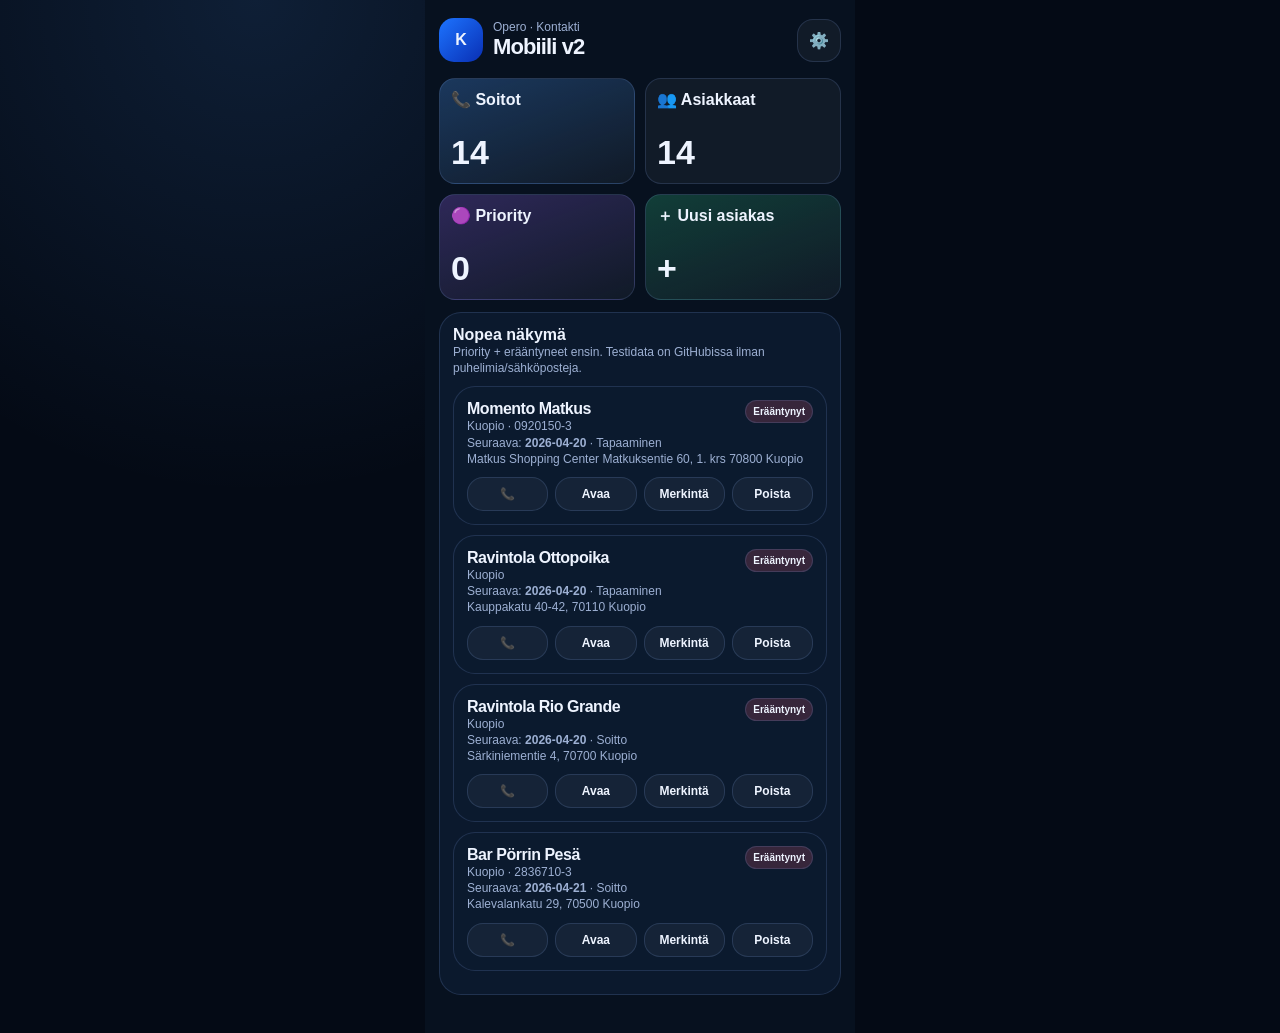
<file: kontakti-mobile-v2-test.html>
<!doctype html><html lang="fi"><head><meta charset="utf-8"><meta name="viewport" content="width=device-width,initial-scale=1,viewport-fit=cover"><meta name="theme-color" content="#07111f"><title>Kontakti Mobiili v2 test</title><style>
:root{--bg:#040a15;--p:#07111f;--c:#0d1b2f;--l:rgba(145,180,255,.16);--t:#eef4ff;--m:#9db0d3;--b:#4e9eff;--r:#ff5f7a;--g:#35d48d;--pu:#9f6bff}*{box-sizing:border-box}body{margin:0;background:radial-gradient(circle at 20% 0,rgba(78,158,255,.14),transparent 34%),var(--bg);color:var(--t);font-family:-apple-system,BlinkMacSystemFont,"Segoe UI",sans-serif;display:flex;justify-content:center}.phone{width:100%;max-width:430px;min-height:100dvh;background:var(--p);padding:18px 14px 28px}.top{display:flex;justify-content:space-between;align-items:center;margin-bottom:16px}.brand{display:flex;gap:10px;align-items:center}.logo{width:44px;height:44px;border-radius:15px;background:linear-gradient(135deg,#1d74ff,#092fb4);display:grid;place-items:center;font-weight:900}h1{font-size:22px;margin:0;letter-spacing:-.04em}.muted{color:var(--m);font-size:12px}.grid{display:grid;grid-template-columns:1fr 1fr;gap:10px;margin:12px 0}button,.btn{border:1px solid var(--l);background:rgba(255,255,255,.045);color:var(--t);border-radius:16px;padding:11px;font:inherit;font-weight:800;text-decoration:none;text-align:center}.tile{min-height:106px;text-align:left;display:flex;flex-direction:column;justify-content:space-between}.blue{background:linear-gradient(160deg,rgba(78,158,255,.28),rgba(255,255,255,.04))}.green{background:linear-gradient(160deg,rgba(53,212,141,.23),rgba(255,255,255,.04))}.purple{background:linear-gradient(160deg,rgba(159,107,255,.26),rgba(255,255,255,.04))}.num{font-size:34px;font-weight:900}.screen{display:none}.screen.on{display:block}.card{border:1px solid var(--l);background:rgba(13,27,47,.92);border-radius:22px;padding:13px;margin:10px 0}.row{display:flex;justify-content:space-between;gap:10px;align-items:flex-start}.name{font-weight:900;letter-spacing:-.03em}.small{font-size:12px;color:var(--m);line-height:1.35}.badges{display:flex;gap:5px;flex-wrap:wrap;justify-content:flex-end}.badge{font-size:10px;font-weight:900;border-radius:99px;padding:5px 7px;background:rgba(78,158,255,.15);border:1px solid var(--l)}.prio{background:rgba(159,107,255,.2)}.del{background:rgba(255,95,122,.18)}.actions{display:grid;grid-template-columns:repeat(4,1fr);gap:7px;margin-top:10px}.actions button,.actions a{font-size:12px;padding:9px 6px}.field{margin:10px 0}label{display:block;color:var(--m);font-size:10px;text-transform:uppercase;letter-spacing:.12em;margin:0 0 5px;font-weight:900}input,textarea,select{width:100%;border:1px solid var(--l);background:rgba(255,255,255,.05);color:var(--t);border-radius:14px;padding:12px;font:inherit}textarea{min-height:82px}.bar{display:flex;gap:8px;margin-bottom:12px}.bar button{width:42px;padding:0}.bar h2{flex:1;margin:0;font-size:20px}.search{margin:10px 0}.toast{position:fixed;left:50%;bottom:24px;transform:translateX(-50%);background:#0b1628;border:1px solid rgba(78,158,255,.35);padding:10px 14px;border-radius:99px;display:none}.toast.on{display:block}.empty{border:1px dashed var(--l);border-radius:18px;padding:18px;color:var(--m);text-align:center}@media(max-width:370px){.actions{grid-template-columns:1fr 1fr}}
</style><link rel="icon" href="assets/brand/favicon.ico?v=20261015-co3" sizes="16x16 32x32 48x48"><link rel="icon" href="assets/brand/mark.svg?v=20261015-co3" type="image/svg+xml" sizes="any"><link rel="apple-touch-icon" href="assets/brand/icon-180.png?v=20261015-co3"></head><body><main class="phone"><section id="home" class="screen on"><div class="top"><div class="brand"><div class="logo">K</div><div><div class="muted">Opero · Kontakti</div><h1>Mobiili v2</h1></div></div><button onclick="show('settings')">⚙️</button></div><div class="grid"><button class="tile blue" onclick="show('calls')"><span>📞 Soitot</span><span class="num" id="nCalls">0</span></button><button class="tile" onclick="show('customers')"><span>👥 Asiakkaat</span><span class="num" id="nCust">0</span></button><button class="tile purple" onclick="show('priority')"><span>🟣 Priority</span><span class="num" id="nPrio">0</span></button><button class="tile green" onclick="show('add')"><span>＋ Uusi asiakas</span><span class="num">+</span></button></div><div class="card"><b>Nopea näkymä</b><div class="small">Priority + erääntyneet ensin. Testidata on GitHubissa ilman puhelimia/sähköposteja.</div><div id="homeList"></div></div></section>
<section id="calls" class="screen"><div class="bar"><button onclick="show('home')">←</button><h2>Soitot tänään</h2><button onclick="show('add')">＋</button></div><div id="callsList"></div></section>
<section id="customers" class="screen"><div class="bar"><button onclick="show('home')">←</button><h2>Asiakkaat</h2><button onclick="show('add')">＋</button></div><input class="search" id="q" placeholder="Hae nimeä, kaupunkia, Y-tunnusta..." oninput="renderCustomers()"><div id="custList"></div></section>
<section id="priority" class="screen"><div class="bar"><button onclick="show('home')">←</button><h2>Priority</h2></div><div id="prioList"></div></section>
<section id="detail" class="screen"><div class="bar"><button onclick="show('customers')">←</button><h2>Asiakaskortti</h2><button onclick="removeCurrent()">🗑️</button></div><div id="detailBox"></div></section>
<section id="entry" class="screen"><div class="bar"><button onclick="show('detail')">←</button><h2>Merkintä</h2></div><div class="card"><div class="field"><label>Toimenpide</label><select id="eType"><option>Soitto</option><option>Ei vastannut</option><option>Tapaaminen</option><option>Seuranta</option><option>Sähköposti</option></select></div><div class="field"><label>Muistiinpano</label><textarea id="eNote"></textarea></div><div class="field"><label>Seuraava päivä</label><input id="eNext" type="date"></div><div class="field"><label>Priority</label><select id="ePrio"><option value="0">Ei</option><option value="1">Kyllä</option></select></div><button class="blue" onclick="saveEntry()">Tallenna merkintä</button></div></section>
<section id="add" class="screen"><div class="bar"><button onclick="show('home')">←</button><h2>Uusi asiakas</h2></div><div class="card"><div class="field"><label>Y-tunnus</label><input id="aBid" placeholder="1234567-8"></div><div class="field"><label>Nimi *</label><input id="aName" placeholder="Yritys / paikka"></div><div class="field"><label>Osoite</label><input id="aAdr" placeholder="Katuosoite, postinumero, kaupunki"></div><div class="field"><label>Kaupunki</label><input id="aCity" placeholder="Kuopio"></div><div class="field"><label>Puhelin</label><input id="aPhone" placeholder="040..."></div><div class="field"><label>Muistiinpano</label><textarea id="aNote" placeholder="Miksi lisättiin?"></textarea></div><div class="field"><label>Priority</label><select id="aPrio"><option value="0">Ei</option><option value="1">Kyllä</option></select></div><button class="green" onclick="addCustomer()">Tallenna uusi asiakas</button></div></section>
<section id="archive" class="screen"><div class="bar"><button onclick="show('settings')">←</button><h2>Arkisto</h2></div><div id="archList"></div></section>
<section id="settings" class="screen"><div class="bar"><button onclick="show('home')">←</button><h2>Asetukset</h2></div><div class="card"><button onclick="show('archive')">Näytä arkisto / palautus</button><br><br><button onclick="resetData()">Palauta testidata</button><br><br><button onclick="copyJson()">Kopioi JSON</button></div></section><div id="toast" class="toast"></div></main><script>
const SEED=[{"id":"cust_1","customer_id":"KONTAKTI-0001","name":"Ravintola Ottopoika","city":"Kuopio","business_id":"","address":"Kauppakatu 40-42, 70110 Kuopio","phone":"","next_date":"2026-04-20","next_action":"Tapaaminen","priority":false,"notes":[{"date":"2026-04-17","type":"Tapaaminen","text":"Tuotu testiaineistosta mobiiliviikon kokeiluun."}],"incomplete":false,"created_source":"csv_test_sanitized","deleted_at":null},{"id":"cust_4","customer_id":"KONTAKTI-0004","name":"Bar Pörrin Pesä","city":"Kuopio","business_id":"2836710-3","address":"Kalevalankatu 29, 70500 Kuopio","phone":"","next_date":"2026-04-21","next_action":"Soitto","priority":false,"notes":[{"date":"2026-04-17","type":"Soitto","text":"Tuotu testiaineistosta mobiiliviikon kokeiluun."}],"incomplete":false,"created_source":"csv_test_sanitized","deleted_at":null},{"id":"cust_5","customer_id":"KONTAKTI-0005","name":"Sfizieria Sorrento","city":"Kuopio","business_id":"2274928-2","address":"Kauppakatu 63, 70110 Kuopio","phone":"","next_date":"2026-04-22","next_action":"Soitto","priority":false,"notes":[{"date":"2026-04-17","type":"Soitto","text":"Tuotu testiaineistosta mobiiliviikon kokeiluun."}],"incomplete":false,"created_source":"csv_test_sanitized","deleted_at":null},{"id":"cust_7","customer_id":"KONTAKTI-0007","name":"Ampiaisen Pesä Oy Ravintola Ampiainen","city":"Kuopio","business_id":"1611505-6","address":"Lönnrotinkatu 32, 70500 Kuopio","phone":"","next_date":"2026-04-22","next_action":"Soitto","priority":false,"notes":[{"date":"2026-04-17","type":"Soitto","text":"Tuotu testiaineistosta mobiiliviikon kokeiluun."}],"incomplete":false,"created_source":"csv_test_sanitized","deleted_at":null},{"id":"cust_8","customer_id":"KONTAKTI-0008","name":"Ravintola Rio Grande","city":"Kuopio","business_id":"","address":"Särkiniementie 4, 70700 Kuopio","phone":"","next_date":"2026-04-20","next_action":"Soitto","priority":false,"notes":[{"date":"2026-04-17","type":"Soitto","text":"Tuotu testiaineistosta mobiiliviikon kokeiluun."}],"incomplete":false,"created_source":"csv_test_sanitized","deleted_at":null},{"id":"cust_9","customer_id":"KONTAKTI-0009","name":"Momento Matkus","city":"Kuopio","business_id":"0920150-3","address":"Matkus Shopping Center Matkuksentie 60, 1. krs 70800 Kuopio","phone":"","next_date":"2026-04-20","next_action":"Tapaaminen","priority":false,"notes":[{"date":"2026-04-17","type":"Tapaaminen","text":"Tuotu testiaineistosta mobiiliviikon kokeiluun."}],"incomplete":false,"created_source":"csv_test_sanitized","deleted_at":null},{"id":"cust_12","customer_id":"KONTAKTI-0012","name":"Ravintola Dominari","city":"Kuopio","business_id":"","address":"Pitkäsiima 27, 70820 Kuopio","phone":"","next_date":"2026-04-28","next_action":"Tapaaminen","priority":false,"notes":[{"date":"2026-04-26","type":"Tapaaminen","text":"Tuotu testiaineistosta mobiiliviikon kokeiluun."}],"incomplete":false,"created_source":"csv_test_sanitized","deleted_at":null},{"id":"cust_19","customer_id":"KONTAKTI-0019","name":"Liikuntakeskus Huippu Center","city":"Kuopio","business_id":"","address":"Siikaranta 9 A, 70620 Kuopio","phone":"","next_date":"2026-04-22","next_action":"Tapaaminen","priority":false,"notes":[{"date":"2026-04-01","type":"Tapaaminen","text":"Tuotu testiaineistosta mobiiliviikon kokeiluun."}],"incomplete":false,"created_source":"csv_test_sanitized","deleted_at":null},{"id":"cust_38","customer_id":"KONTAKTI-0038","name":"Bar Lähtöruutu, Hupijuttu Oy","city":"Kuopio","business_id":"3119546-1","address":"Vuorikatu 26, 70100 Kuopio","phone":"","next_date":"2026-05-01","next_action":"Soitto","priority":false,"notes":[{"date":"2026-04-26","type":"Soitto","text":"Tuotu testiaineistosta mobiiliviikon kokeiluun."}],"incomplete":false,"created_source":"csv_test_sanitized","deleted_at":null},{"id":"cust_52","customer_id":"KONTAKTI-0052","name":"Bon Kuopio Oy","city":"Kuopio","business_id":"3313046-9","address":"","phone":"","next_date":"2026-04-21","next_action":"Soitto","priority":false,"notes":[{"date":"2026-04-07","type":"Soitto","text":"Tuotu testiaineistosta mobiiliviikon kokeiluun."}],"incomplete":false,"created_source":"csv_test_sanitized","deleted_at":null},{"id":"cust_67","customer_id":"KONTAKTI-0067","name":"Ravintola Sataman Helmi","city":"Kuopio","business_id":"1488130-4","address":"Kauppakatu 2, 70100 Kuopio","phone":"","next_date":"2026-04-22","next_action":"Soitto","priority":false,"notes":[{"date":"2026-04-17","type":"Soitto","text":"Tuotu testiaineistosta mobiiliviikon kokeiluun."}],"incomplete":false,"created_source":"csv_test_sanitized","deleted_at":null},{"id":"cust_73","customer_id":"KONTAKTI-0073","name":"Helemijä sijoille Oy","city":"Iisalmi","business_id":"2450176-6","address":"Ylemmäisentie 6, 74150 Iisalmi","phone":"","next_date":"2026-04-22","next_action":"Seuranta","priority":false,"notes":[{"date":"2026-04-17","type":"Seuranta","text":"Tuotu testiaineistosta mobiiliviikon kokeiluun."}],"incomplete":false,"created_source":"csv_test_sanitized","deleted_at":null},{"id":"cust_113","customer_id":"KONTAKTI-0113","name":"Virran Hulivili Oy","city":"Iisalmi","business_id":"3519876-6","address":"Eteläinen Pohjolankatu 1, 74100 Iisalmi","phone":"","next_date":"2026-04-23","next_action":"Tapaaminen","priority":false,"notes":[{"date":"2026-04-16","type":"Tapaaminen","text":"Tuotu testiaineistosta mobiiliviikon kokeiluun."}],"incomplete":false,"created_source":"csv_test_sanitized","deleted_at":null},{"id":"cust_114","customer_id":"KONTAKTI-0114","name":"Hotel Golden Dome / Toripaviljonki","city":"Iisalmi","business_id":"2758410-6","address":"Kirkkopuistonkatu 28, Iisalmi","phone":"","next_date":"2026-04-22","next_action":"Tapaaminen","priority":false,"notes":[{"date":"2026-04-01","type":"Tapaaminen","text":"Tuotu testiaineistosta mobiiliviikon kokeiluun."}],"incomplete":false,"created_source":"csv_test_sanitized","deleted_at":null}];
const KEY='kontakti_mobile_v2_sanitized_20260426';
let data=JSON.parse(localStorage.getItem(KEY)||'null')||SEED.map(x=>({...x,call_status:null}));let cur=data[0]?.id;let today=new Date().toISOString().slice(0,10);
function save(){localStorage.setItem(KEY,JSON.stringify(data))}function act(){return data.filter(x=>!x.deleted_at)}function del(){return data.filter(x=>x.deleted_at)}function by(id){return data.find(x=>x.id===id)}function due(x){return x.priority||!x.next_date||x.next_date<=today}function sort(a){return [...a].sort((x,y)=>(y.priority?1:0)-(x.priority?1:0)||(x.next_date||'9999').localeCompare(y.next_date||'9999')||x.name.localeCompare(y.name))}function esc(s=''){return String(s).replace(/[&<>"']/g,m=>({'&':'&amp;','<':'&lt;','>':'&gt;','"':'&quot;',"'":'&#039;'}[m]))}function toast(t){let el=document.getElementById('toast');el.textContent=t;el.classList.add('on');setTimeout(()=>el.classList.remove('on'),2200)}function show(id){document.querySelectorAll('.screen').forEach(s=>s.classList.remove('on'));document.getElementById(id).classList.add('on');render();scrollTo(0,0)}function badges(c){return `${c.priority?'<span class="badge prio">Priority</span>':''}${c.incomplete?'<span class="badge">Täydennä</span>':''}${c.deleted_at?'<span class="badge del">Arkisto</span>':''}${c.next_date&&c.next_date<today?'<span class="badge del">Erääntynyt</span>':''}`}function card(c){return `<div class="card"><div class="row"><div><div class="name">${esc(c.name)}</div><div class="small">${esc(c.city||'')} ${c.business_id?'· '+esc(c.business_id):''}</div></div><div class="badges">${badges(c)}</div></div><div class="small">Seuraava: <b>${esc(c.next_date||'ei päivää')}</b> · ${esc(c.next_action||'Soitto')}</div><div class="small">${esc(c.address||'Ei osoitetta')}</div><div class="actions">${c.phone?`<a class="btn blue" href="tel:${c.phone.replace(/[^0-9+]/g,'')}">📞</a>`:'<button disabled>📞</button>'}<button onclick="openDetail('${c.id}')">Avaa</button><button onclick="openEntry('${c.id}')">Merkintä</button>${c.deleted_at?`<button onclick="restore('${c.id}')">Palauta</button>`:`<button onclick="softDelete('${c.id}')">Poista</button>`}</div></div>`}function render(){let a=act(),d=sort(a.filter(due));nCalls.textContent=d.length;nCust.textContent=a.length;nPrio.textContent=a.filter(x=>x.priority).length;homeList.innerHTML=d.slice(0,4).map(card).join('')||'<div class="empty">Ei soittoja.</div>';callsList.innerHTML=d.map(card).join('')||'<div class="empty">Ei soittoja.</div>';renderCustomers();prioList.innerHTML=sort(a.filter(x=>x.priority)).map(card).join('')||'<div class="empty">Ei priorityjä.</div>';archList.innerHTML=del().map(card).join('')||'<div class="empty">Arkisto tyhjä.</div>';if(document.getElementById('detail').classList.contains('on'))renderDetail()}function renderCustomers(){let q=(document.getElementById('q')?.value||'').toLowerCase();let l=sort(act().filter(c=>[c.name,c.city,c.business_id,c.address].join(' ').toLowerCase().includes(q)));custList.innerHTML=l.map(card).join('')||'<div class="empty">Ei osumia.</div>'}function openDetail(id){cur=id;show('detail')}function renderDetail(){let c=by(cur);if(!c)return;detailBox.innerHTML=`<div class="card"><h2>${esc(c.name)}</h2><div class="small">${esc(c.customer_id||'')} · ${esc(c.city||'')}</div><p>${badges(c)}</p><p><b>Y-tunnus:</b> ${esc(c.business_id||'—')}</p><p><b>Osoite:</b> ${esc(c.address||'—')}</p><p><b>Puhelin:</b> ${esc(c.phone||'—')}</p><p><b>Seuraava:</b> ${esc(c.next_date||'ei päivää')} · ${esc(c.next_action||'')}</p><div class="actions"><button onclick="openEntry('${c.id}')">Merkintä</button><button onclick="softDelete('${c.id}')">Poista</button></div></div><div class="card"><b>Merkinnät</b>${(c.notes||[]).map(n=>`<div class="card"><div class="small">${esc(n.date)} · ${esc(n.type)}</div>${esc(n.text)}</div>`).join('')||'<div class="empty">Ei merkintöjä.</div>'}</div>`}function openEntry(id){cur=id;eNote.value='';eNext.value='';ePrio.value=by(id)?.priority?'1':'0';show('entry')}function saveEntry(){let c=by(cur);c.notes=[{date:today,type:eType.value,text:eNote.value||eType.value},...(c.notes||[])];c.next_action=eType.value;if(eNext.value)c.next_date=eNext.value;c.priority=ePrio.value==='1';c.call_status=eType.value==='Ei vastannut'?'noanswer':'done';save();toast('Merkintä tallennettu');show('detail')}function addCustomer(){if(!aName.value.trim())return toast('Nimi puuttuu');let t=Date.now(),c={id:'mob_'+t,customer_id:'MOB-'+t,name:aName.value.trim(),business_id:aBid.value.trim(),address:aAdr.value.trim(),city:aCity.value.trim(),phone:aPhone.value.trim(),next_date:'',next_action:'Uusi asiakas',priority:aPrio.value==='1',incomplete:true,created_source:'mobile',deleted_at:null,notes:[{date:today,type:'Uusi asiakas',text:aNote.value||'Lisätty mobiilissa, täydennä desktopissa.'}]};data.unshift(c);save();cur=c.id;['aBid','aName','aAdr','aCity','aPhone','aNote'].forEach(id=>document.getElementById(id).value='');toast('Uusi asiakas tallennettu');show('detail')}function softDelete(id){let c=by(id);c.deleted_at=new Date().toISOString();c.deleted_by='mobile_user';c.delete_source='mobile';save();toast('Asiakas arkistoitu');show('home')}function removeCurrent(){softDelete(cur)}function restore(id){let c=by(id);c.deleted_at=null;save();toast('Palautettu');render()}function resetData(){if(confirm('Palautetaanko testidata?')){localStorage.removeItem(KEY);data=SEED.map(x=>({...x,call_status:null}));save();show('home')}}async function copyJson(){try{await navigator.clipboard.writeText(JSON.stringify(data,null,2));toast('JSON kopioitu')}catch(e){toast('Kopiointi ei onnistunut')}}render();
</script></body></html>
</file>
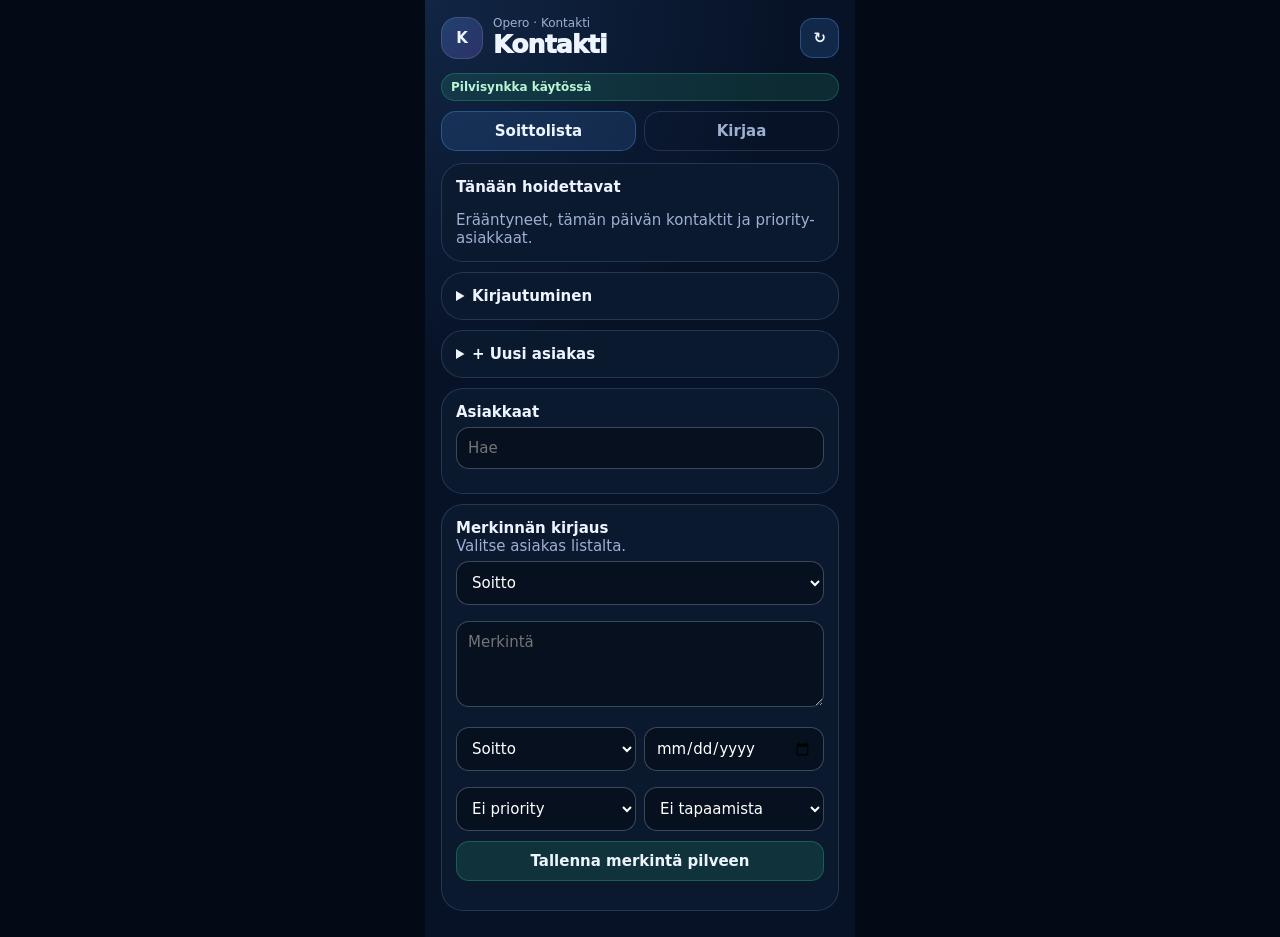
<file: supabase.html>
<!doctype html><html lang="fi"><head><meta charset="utf-8"><meta name="viewport" content="width=device-width,initial-scale=1,viewport-fit=cover"><title>Kontakti Mobile · Pilvisynkka</title><style>:root{--bg:#040a15;--card:#0d1b2f;--line:rgba(145,180,255,.18);--text:#eef4ff;--muted:#9db0d3;--blue:#4e9eff;--green:#35d48d;--red:#ff5f7a;--purple:#9f6bff}*{box-sizing:border-box}body{margin:0;background:var(--bg);color:var(--text);font:15px system-ui,-apple-system,Segoe UI,Roboto,sans-serif}.phone{max-width:430px;margin:auto;min-height:100vh;background:radial-gradient(circle at top left,rgba(78,158,255,.14),transparent 36%),#071226;padding:16px}.top{display:flex;justify-content:space-between;align-items:center;margin-bottom:14px}.brand{display:flex;gap:10px;align-items:center}.logo{width:42px;height:42px;border-radius:16px;display:grid;place-items:center;background:linear-gradient(135deg,rgba(78,158,255,.24),rgba(159,107,255,.22));border:1px solid rgba(255,255,255,.12);font-weight:900}.title{font-size:25px;font-weight:950;letter-spacing:-.03em}.tabs{display:grid;grid-template-columns:1fr 1fr;gap:8px;margin:10px 0 12px}.tab{border:1px solid var(--line);border-radius:15px;padding:10px;text-align:center;color:var(--muted);font-weight:850}.tab.active{background:rgba(78,158,255,.14);color:var(--text);border-color:rgba(78,158,255,.35)}.card{border:1px solid var(--line);background:rgba(13,27,47,.92);border-radius:22px;padding:14px;margin:10px 0}.btn,input,textarea,select{font:inherit}.btn{border:1px solid rgba(78,158,255,.35);background:rgba(78,158,255,.16);color:var(--text);border-radius:13px;padding:10px 12px;font-weight:800;cursor:pointer;text-decoration:none;text-align:center}.btn.full{width:100%}.btn.green{background:rgba(53,212,141,.14);border-color:rgba(53,212,141,.28)}input,textarea,select{width:100%;border:1px solid rgba(190,215,255,.28);background:#06101f;color:#fff;border-radius:13px;padding:11px;margin:6px 0 10px}textarea{min-height:86px}.muted{color:var(--muted)}.ok{color:#b9f6d4}.err{color:#ffc0c0}.list{display:grid;gap:8px}.item{border:1px solid var(--line);border-radius:18px;padding:12px;background:rgba(255,255,255,.035)}.name{font-weight:900}.badge{display:inline-block;font-size:11px;border-radius:999px;padding:4px 7px;margin-left:5px}.prio{background:rgba(159,107,255,.18);color:#ddcaff}.meet{background:rgba(53,212,141,.14);color:#b9f6d4}.row{display:flex;gap:8px;flex-wrap:wrap}.row>*{flex:1}.small{font-size:12px}.cloud{font-size:12px;color:#b9f6d4;background:rgba(53,212,141,.13);border:1px solid rgba(53,212,141,.25);border-radius:999px;padding:6px 9px;font-weight:850}</style><link rel="icon" href="assets/brand/favicon.ico?v=20261015-co3" sizes="16x16 32x32 48x48"><link rel="icon" href="assets/brand/mark.svg?v=20261015-co3" type="image/svg+xml" sizes="any"><link rel="apple-touch-icon" href="assets/brand/icon-180.png?v=20261015-co3"></head><body><main class="phone"><div class="top"><div class="brand"><div class="logo">K</div><div><div class="muted small">Opero · Kontakti</div><div class="title">Kontakti</div></div></div><button class="btn" id="refresh">↻</button></div><div class="cloud">Pilvisynkka käytössä</div><div class="tabs"><div class="tab active">Soittolista</div><div class="tab">Kirjaa</div></div><div class="card"><b>Tänään hoidettavat</b><p class="muted" style="margin-bottom:0">Erääntyneet, tämän päivän kontaktit ja priority-asiakkaat.</p></div><details class="card"><summary><b>Kirjautuminen</b></summary><div class="row"><input id="email" placeholder="sähköposti"><input id="password" type="password" placeholder="salasana"></div><button class="btn" id="signin">Kirjaudu</button> <button class="btn" id="signout">Ulos</button><p id="auth" class="muted">Tarkistetaan...</p></details><details class="card"><summary><b>+ Uusi asiakas</b></summary><input id="newName" placeholder="Asiakkaan nimi"><input id="newPhone" placeholder="Puhelin"><input id="newAddress" placeholder="Osoite"><button class="btn green full" id="addCustomer">Lisää pilveen</button><p id="addStatus" class="muted"></p></details><div class="card"><b>Asiakkaat</b><input id="search" placeholder="Hae"><div id="customers" class="list"></div></div><div class="card"><b>Merkinnän kirjaus</b><div id="selected" class="muted">Valitse asiakas listalta.</div><select id="noteType"><option>Soitto</option><option>Tapaaminen</option><option>Sähköposti</option><option>Seuranta</option></select><textarea id="noteText" placeholder="Merkintä"></textarea><div class="row"><select id="nextAction"><option>Soitto</option><option>Tapaaminen</option><option>Sähköposti</option><option>Seuranta</option></select><input id="nextDate" type="date"></div><div class="row"><select id="priority"><option value="0">Ei priority</option><option value="1">Priority</option></select><select id="meeting"><option value="0">Ei tapaamista</option><option value="1">Tapaaminen</option></select></div><button class="btn green full" id="saveNote">Tallenna merkintä pilveen</button><p id="saveStatus" class="muted"></p></div></main><script type="module">import{createClient}from'https://esm.sh/@supabase/supabase-js@2';const sb=createClient('https://miahuckcphquawobehtk.supabase.co','sb_publishable_tY1y97VnFfhXyKJ_9XCNGw_-rEq2pLx');let user=null,workspace=null,customers=[],selected=null;const $=id=>document.getElementById(id);function msg(id,t,c='muted'){$(id).className=c;$(id).textContent=t}function e(s=''){return String(s).replace(/[&<>"']/g,m=>({'&':'&amp;','<':'&lt;','>':'&gt;','"':'&quot;',"'":'&#39;'}[m]))}async function auth(){const{data}=await sb.auth.getUser();user=data?.user||null;msg('auth',user?'Kirjautunut: '+user.email:'Ei kirjautunut',user?'ok':'muted');return user}async function ws(){if(workspace)return workspace;if(!await auth())throw Error('Kirjaudu ensin');let r=await sb.from('kontakti_workspaces').select('*').limit(1);if(r.error)throw r.error;if(r.data?.length)workspace=r.data[0];else{let n=await sb.from('kontakti_workspaces').insert({name:'Kontakti',owner_id:user.id}).select().single();if(n.error)throw n.error;workspace=n.data}return workspace}async function load(){try{let w=await ws();let r=await sb.from('kontakti_customers').select('*').eq('workspace_id',w.id).is('deleted_at',null).order('priority',{ascending:false}).order('next_date',{ascending:true,nullsFirst:false}).limit(200);if(r.error)throw r.error;customers=r.data||[];render()}catch(x){$('customers').innerHTML='<div class="err">'+e(x.message)+'</div>'}}function render(){const q=$('search').value.toLowerCase();const list=customers.filter(c=>[c.name,c.city,c.phone,c.address].join(' ').toLowerCase().includes(q));$('customers').innerHTML=list.map(c=>`<div class="item"><div class="name">${e(c.name)} ${c.priority?'<span class="badge prio">Priority</span>':''}${c.meeting?'<span class="badge meet">Tapaaminen</span>':''}</div><div class="small muted">${e(c.next_date||'ei päivää')} · ${e(c.next_action||'')}</div><div class="row" style="margin-top:8px"><button class="btn" onclick="selectCustomer('${c.id}')">Valitse</button>${c.phone?`<a class="btn" href="tel:${e(c.phone)}">Soita</a>`:''}</div></div>`).join('')||'<div class="muted">Ei asiakkaita.</div>'}window.selectCustomer=id=>{selected=customers.find(c=>c.id===id);$('selected').innerHTML=selected?'<b>'+e(selected.name)+'</b>':'Valitse asiakas';if(selected){$('nextAction').value=selected.next_action||'Soitto';$('nextDate').value=selected.next_date||'';$('priority').value=selected.priority?'1':'0';$('meeting').value=selected.meeting?'1':'0'}};$('signin').onclick=async()=>{let r=await sb.auth.signInWithPassword({email:$('email').value.trim(),password:$('password').value});if(r.error)return msg('auth','Virhe: '+r.error.message,'err');workspace=null;await auth();await load()};$('signout').onclick=async()=>{await sb.auth.signOut();user=null;workspace=null;customers=[];selected=null;render();await auth()};$('addCustomer').onclick=async()=>{try{let w=await ws();let n=$('newName').value.trim();if(!n)throw Error('Nimi puuttuu');let r=await sb.from('kontakti_customers').insert({workspace_id:w.id,name:n,phone:$('newPhone').value,address:$('newAddress').value,next_action:'Soitto',created_source:'mobile-supabase'}).select().single();if(r.error)throw r.error;msg('addStatus','Lisätty pilveen: '+r.data.name,'ok');$('newName').value='';$('newPhone').value='';$('newAddress').value='';await load()}catch(x){msg('addStatus','Virhe: '+x.message,'err')}};$('saveNote').onclick=async()=>{try{if(!selected)throw Error('Valitse asiakas');let w=await ws();let patch={next_action:$('nextAction').value,next_date:$('nextDate').value||null,priority:$('priority').value==='1',meeting:$('meeting').value==='1',done:true,last_contact:new Date().toISOString().slice(0,10),updated_at:new Date().toISOString()};let u=await sb.from('kontakti_customers').update(patch).eq('id',selected.id).select().single();if(u.error)throw u.error;let note={workspace_id:w.id,customer_id:selected.id,note_type:$('noteType').value,note_text:$('noteText').value||$('noteType').value,note_date:new Date().toISOString().slice(0,10),next_date:patch.next_date,created_source:'mobile-supabase'};let nr=await sb.from('kontakti_notes').insert(note);if(nr.error)throw nr.error;msg('saveStatus','Tallennettu pilveen','ok');$('noteText').value='';await load();selectCustomer(selected.id)}catch(x){msg('saveStatus','Virhe: '+x.message,'err')}};$('refresh').onclick=load;$('search').oninput=render;await auth();if(user)await load();</script></body></html>
</file>
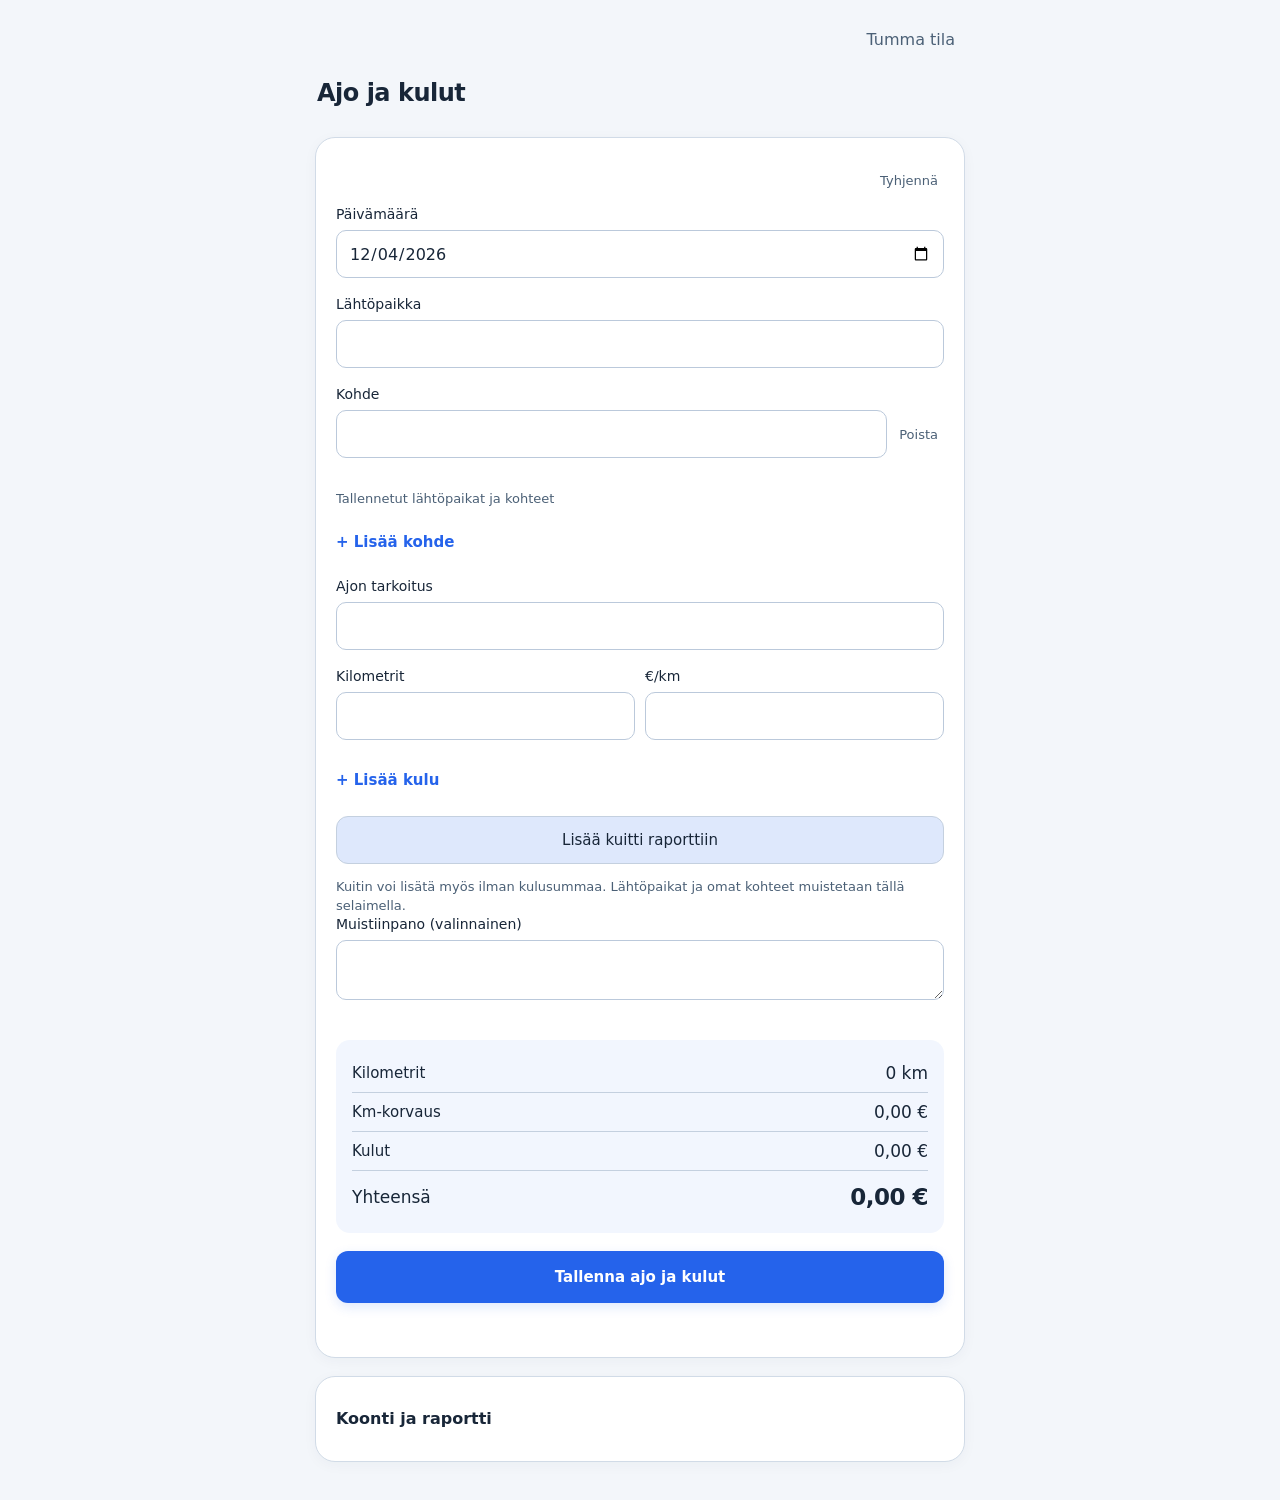
<file: tests/preview.html>
<!doctype html><html lang="fi"><meta charset="utf-8"><meta name="viewport" content="width=device-width,initial-scale=1"><title>Kontakti – Ajo ja kulut, paikallinen esikatselu</title><link rel="stylesheet" href="../ajo-kulut.css"><style>:root{--solid:#101f32;--stroke:#2d435f;--bg0:#081626;--text:#edf4ff;--muted:#a4b8d2;--brand-rgb:56,130,246;--danger-rgb:255,110,110}body{margin:0;background:var(--bg0);color:var(--text);font:16px system-ui}main{max-width:650px;margin:auto;padding:20px}h1{letter-spacing:2px}button{cursor:pointer}.test-tools{padding:12px;background:#20334b;border-radius:12px;font-size:13px}:root[data-theme="light"]{color-scheme:light;--solid:#ffffff;--stroke:#c4d0df;--bg0:#f3f6fa;--text:#182638;--muted:#4b6076;--brand-rgb:37,99,235;--danger-rgb:190,40,55}.preview-theme{display:flex;justify-content:flex-end;margin-bottom:8px}.preview-theme button{border:0;background:none;color:var(--muted);padding:10px;font:inherit}</style><main><div class="preview-theme"><button id="themeToggle" type="button">Vaalea tila</button></div><div class="test-tools" hidden><button id="fail">Testaa yhteyskatko seuraavan kulun jälkeen</button><p id="proof">Tallennettuja ajoja 0, kuluja 0</p></div><div class="ajo-app" id="app"></div></main><script type="module">
import{createAjoKulut}from'../ajo-kulut.js';
document.documentElement.dataset.theme=localStorage.getItem('kontakti_theme')||'light';document.querySelector('#themeToggle').onclick=()=>{const mode=document.documentElement.dataset.theme==='light'?'dark':'light';document.documentElement.dataset.theme=mode;localStorage.setItem('kontakti_theme',mode);document.querySelector('#themeToggle').textContent=mode==='light'?'Tumma tila':'Vaalea tila'};document.querySelector('#themeToggle').textContent=document.documentElement.dataset.theme==='light'?'Tumma tila':'Vaalea tila';
window.print=()=>{document.querySelector('#proof').textContent+=' · PDF-kuvat '+document.querySelectorAll('#ajoPrint img').length};
const tables=JSON.parse(sessionStorage.getItem('preview-db')||'null')||{kontakti_trips:[],kontakti_trip_customers:[],kontakti_expenses:[],kontakti_expense_receipts:[]};let fail=false;
document.querySelector('#fail').onclick=()=>{fail=true;document.querySelector('#fail').textContent='Yhteyskatko aktivoitu'};
const proof=()=>document.querySelector('#proof').textContent=`Tallennettuja ajoja ${tables.kontakti_trips.length}, kuluja ${tables.kontakti_expenses.length}`;
const sb={from(table){let filters=[],start=0,end=499,single=false;const query={select(){return query},eq(k,v){filters.push(r=>r[k]===v);return query},is(k,v){filters.push(r=>(r[k]??null)===v);return query},order(){return query},range(a,b){start=a;end=b;return query},single(){single=true;return query},maybeSingle(){single=true;return query},then(resolve){const rows=tables[table].filter(r=>filters.every(f=>f(r))).slice(start,end+1);return Promise.resolve({data:single?(rows[0]||null):rows,error:null}).then(resolve)}};return query},async rpc(name,p){const isTrip=name==='kontakti_create_trip',table=isTrip?'kontakti_trips':'kontakti_expenses';if(!tables[table].some(r=>r.id===p.p_id)){tables[table].push(isTrip?{id:p.p_id,workspace_id:p.p_workspace,trip_date:p.p_date,route_text:p.p_route,kilometers:p.p_km,reimbursement:Math.round(p.p_km*p.p_rate*100)/100,notes:p.p_notes,created_at:new Date().toISOString()}:{id:p.p_id,workspace_id:p.p_workspace,expense_date:p.p_date,category:p.p_category,amount:p.p_amount,notes:p.p_notes,trip_id:p.p_trip,created_at:new Date().toISOString()});if(p.p_sha)tables.kontakti_expense_receipts.push({id:crypto.randomUUID(),expense_id:p.p_id,workspace_id:p.p_workspace,image_sha256:p.p_sha,storage_path:p.p_path});}sessionStorage.setItem('preview-db',JSON.stringify(tables));proof();if(!isTrip&&fail){fail=false;return {error:{message:'Testiyhteys katkesi tallennuksen jälkeen'}}}return {data:p.p_id,error:null}},storage:{from(){return {async upload(path,blob){sessionStorage.setItem('preview-receipt:'+path,await new Promise(resolve=>{const reader=new FileReader();reader.onload=()=>resolve(reader.result);reader.readAsDataURL(blob)}));return {data:{path},error:null}},async createSignedUrl(path){return {data:{signedUrl:sessionStorage.getItem('preview-receipt:'+path)},error:null}}}}}};
proof();createAjoKulut({sb,getWorkspace:async()=>({id:'preview-workspace'}),getUser:()=>({id:'preview-user'}),getCustomers:()=>[]}).open(document.querySelector('#app'));
</script></html>
</file>
<file: ajo-kulut.css>
.tabs{grid-template-columns:repeat(3,minmax(0,1fr))}
.tabs .tab{min-width:0;padding:0 5px;font-size:13px;text-align:center}
.ajo-app[hidden],.list[hidden],.list-meta[hidden],.list-foot[hidden]{display:none!important}
.ajo-app{display:grid;gap:12px;padding:8px 0 18px;min-width:0}
.ajo-app .ajo-head{padding:4px 2px}
.ajo-app h2{font-size:20px;margin:0 0 4px;font-weight:650}
.ajo-app h3{font-size:16px;margin:0 0 12px;font-weight:620}
.ajo-app p{margin:0;color:var(--muted);font-size:13px;line-height:1.45}
.ajo-app .ajo-panel{background:var(--solid);border:1px solid var(--stroke);border-radius:18px;padding:15px;min-width:0}
.ajo-app .ajo-field{display:grid;gap:5px;margin-bottom:12px;min-width:0}
.ajo-app label{font-size:13px;color:var(--muted)}
.ajo-app input,.ajo-app select,.ajo-app textarea{width:100%;min-width:0;min-height:46px;border:1px solid var(--stroke);border-radius:12px;background:var(--bg0);color:var(--text);padding:10px 12px;font:inherit;font-size:16px}
.ajo-app textarea{min-height:76px;resize:vertical}
.ajo-app .ajo-row{display:grid;grid-template-columns:1fr 1fr;gap:10px}
.ajo-app .ajo-btn{width:100%;min-height:48px;border:1px solid var(--stroke);border-radius:12px;background:rgba(var(--brand-rgb),.15);color:var(--text);font:inherit;font-size:15px;cursor:pointer}
.ajo-app .ajo-btn.primary{background:rgb(var(--brand-rgb));color:white;font-weight:650}
.ajo-app .ajo-btn:disabled{opacity:.55}
.ajo-app .ajo-chips,.ajo-app .ajo-presets{display:flex;flex-wrap:wrap;gap:6px;margin:7px 0}
.ajo-app .ajo-chip,.ajo-app .ajo-presets button{border:1px solid var(--stroke);border-radius:999px;background:var(--bg0);color:var(--text);min-height:44px;padding:7px 11px;font:inherit;font-size:13px}
.ajo-app .ajo-results{max-height:180px;overflow:auto;display:grid;gap:4px}
.ajo-app .ajo-results button{border:1px solid var(--stroke);border-radius:10px;background:var(--bg0);color:var(--text);text-align:left;min-height:44px;padding:8px;font:inherit;font-size:14px}
.ajo-app .ajo-total{border-radius:12px;background:rgba(var(--brand-rgb),.11);padding:12px;margin:8px 0 13px;font-size:15px}
.ajo-app .ajo-total strong{font-size:20px}
.ajo-app .ajo-message{min-height:18px;color:var(--muted);font-size:13px;margin:8px 0;overflow-wrap:anywhere}
.ajo-app .ajo-message.error{color:rgb(var(--danger-rgb))}
.ajo-app .ajo-preview{display:flex;align-items:center;gap:10px;min-width:0}
.ajo-app .ajo-preview img{width:64px;height:64px;object-fit:cover;border-radius:8px}
.ajo-app .ajo-preview span{overflow-wrap:anywhere;font-size:13px}
.ajo-app .ajo-stat-grid{display:grid;grid-template-columns:1fr 1fr;gap:8px}
.ajo-app .ajo-stat{background:var(--bg0);border-radius:12px;padding:10px}
.ajo-app .ajo-stat small{display:block;color:var(--muted);font-size:12px}
.ajo-app .ajo-stat strong{font-size:18px}
.ajo-app .ajo-record{border-top:1px solid var(--stroke);padding:10px 0;font-size:14px;overflow-wrap:anywhere}
.ajo-app .ajo-record small{display:block;color:var(--muted);margin-top:3px}
.ajo-app .ajo-record button{border:0;background:none;color:rgb(var(--brand-rgb));font:inherit;padding:8px 0;min-height:44px}
#ajoPrint{display:none}
@media print{
  body{background:#fff!important;color:#111!important}
  body *{visibility:hidden!important}
  #ajoPrint,#ajoPrint *{visibility:visible!important}
  #ajoPrint{display:block!important;position:absolute;inset:0 auto auto 0;width:100%;padding:16mm;background:white;color:#111;font:12pt Arial,sans-serif}
  #ajoPrint table{width:100%;border-collapse:collapse;margin:6mm 0}
  #ajoPrint td,#ajoPrint th{border-bottom:1px solid #bbb;padding:2mm;text-align:left;vertical-align:top}
  #ajoPrint h1{font-size:18pt}
  #ajoPrint h2{font-size:13pt;margin-top:8mm}
}
.ajo-app fieldset{border:0;margin:0;padding:0;min-width:0}
.ajo-app fieldset:disabled{opacity:.7}
.ajo-app .ajo-title{display:flex;align-items:center;justify-content:space-between;gap:8px;margin-bottom:12px}
.ajo-app .ajo-title h3{margin:0}
.ajo-app .ajo-place{display:flex;gap:6px;flex-wrap:wrap}
.ajo-app .ajo-place input{flex:1 1 170px}
.ajo-app .ajo-small{min-height:44px;border:1px solid var(--stroke);border-radius:10px;background:var(--bg0);color:var(--text);padding:8px 10px;font:inherit;font-size:13px}
.ajo-app #ajoAddTarget,.ajo-app #ajoAddExpense,.ajo-app #ajoAddReceipt{margin-bottom:14px}
.ajo-app .ajo-expense{border:1px solid var(--stroke);border-radius:14px;padding:12px;margin-bottom:12px}
.ajo-app .ajo-upload{display:flex;align-items:center;justify-content:center;color:var(--text);cursor:pointer}
.ajo-app .ajo-total div{display:flex;justify-content:space-between;align-items:center;padding:9px 0;gap:8px;border-bottom:1px solid var(--stroke)}
.ajo-app .ajo-total div:last-child{border:0}
.ajo-app .ajo-total strong{font-size:17px}
.ajo-app summary{cursor:pointer;min-height:44px;display:flex;align-items:center;font-weight:650}
.ajo-app details>.ajo-panel{border:0;padding:12px 0 0}
@media print{#ajoPrint figure{break-inside:avoid;margin:8mm 0}#ajoPrint figure img{max-width:100%;max-height:210mm;object-fit:contain}#ajoPrint tr{break-inside:avoid}}
.ajo-app,.ajo-app *{box-sizing:border-box}
.ajo-app .ajo-dialog{width:min(500px,calc(100vw - 32px));border:1px solid var(--stroke);border-radius:22px;background:var(--solid);color:var(--text);padding:22px;max-height:calc(100dvh - 40px);overflow:auto}
.ajo-app .ajo-dialog::backdrop{background:rgba(0,0,0,.6);backdrop-filter:blur(5px)}
.ajo-app .ajo-dialog h3{font-size:22px;font-weight:600;margin-bottom:18px}
.ajo-app .ajo-dialog p{color:rgb(var(--danger-rgb));margin-bottom:10px}
.ajo-app .ajo-record b,.ajo-app .ajo-stat strong,.ajo-app .ajo-total strong{font-weight:500}
.ajo-app .ajo-total div:last-child strong{font-weight:600}
.ajo-app .ajo-stat strong{font-size:16px}
.ajo-app .ajo-expense-summary{font-size:14px;font-weight:500;overflow-wrap:anywhere}
.ajo-app .ajo-expense .ajo-upload{margin-top:10px}
.ajo-app [hidden]{display:none!important}
/* Shared Kontakti themes, mobile first. */
.ajo-app{--ajo-field:#102239;--ajo-line:#39516c;gap:18px}
:root[data-theme="light"] .ajo-app{--ajo-field:#fff;--ajo-line:#bbc9db}
.ajo-app h2{font-size:24px;letter-spacing:-.5px;font-weight:600;margin-bottom:8px}
.ajo-app .ajo-panel{padding:20px;border-radius:20px}
:root[data-theme="light"] .ajo-app .ajo-panel{background:#fff;border-color:#d1dbe7;box-shadow:0 3px 14px rgba(30,50,80,.04)}
.ajo-app .ajo-field{margin-bottom:18px;gap:8px}
.ajo-app label{font-size:14px;color:var(--text);font-weight:450}
.ajo-app input,.ajo-app select,.ajo-app textarea{background:var(--ajo-field);border-color:var(--ajo-line);min-height:48px;border-radius:10px}
.ajo-app input:focus,.ajo-app select:focus,.ajo-app textarea:focus{outline:2px solid rgba(var(--brand-rgb),.6);outline-offset:2px}
.ajo-app input[type=date]{color-scheme:dark}
:root[data-theme="light"] .ajo-app input[type=date]{color-scheme:light}
.ajo-app .ajo-title>.ajo-small,.ajo-app [data-remove-row],.ajo-app [data-edit-expense]{border:0;background:transparent;color:var(--muted);padding:8px 6px;font-size:13px}
.ajo-app #ajoAddTarget,.ajo-app #ajoAddExpense{width:auto;min-height:44px;border:0;background:none;color:rgb(var(--brand-rgb));padding:8px 0;text-align:left;font-weight:550}
.ajo-app .ajo-expense{border:0;border-top:1px solid var(--stroke);border-radius:0;padding:16px 0;margin:0}
.ajo-app .ajo-total{padding:14px 16px;margin:22px 0 18px;background:rgba(var(--brand-rgb),.06);border-radius:14px}
.ajo-app .ajo-total div:last-child{margin-top:4px;font-size:17px}
.ajo-app .ajo-total div:last-child strong{font-size:23px;letter-spacing:-.5px}
.ajo-app .ajo-total strong{font-variant-numeric:tabular-nums}
.ajo-app .ajo-btn.primary{min-height:52px;border:0;border-radius:12px;box-shadow:0 4px 12px rgba(var(--brand-rgb),.15)}
.ajo-app .ajo-saved summary{font-size:13px;color:var(--muted);font-weight:450}
@media(max-width:420px){.ajo-app .ajo-panel{padding:16px}.ajo-app .ajo-dialog{padding:20px}}
.ajo-app .ajo-panel>.ajo-title{justify-content:flex-end;margin-bottom:4px}
.ajo-app .ajo-panel>.ajo-title>span{display:none}
</file>
